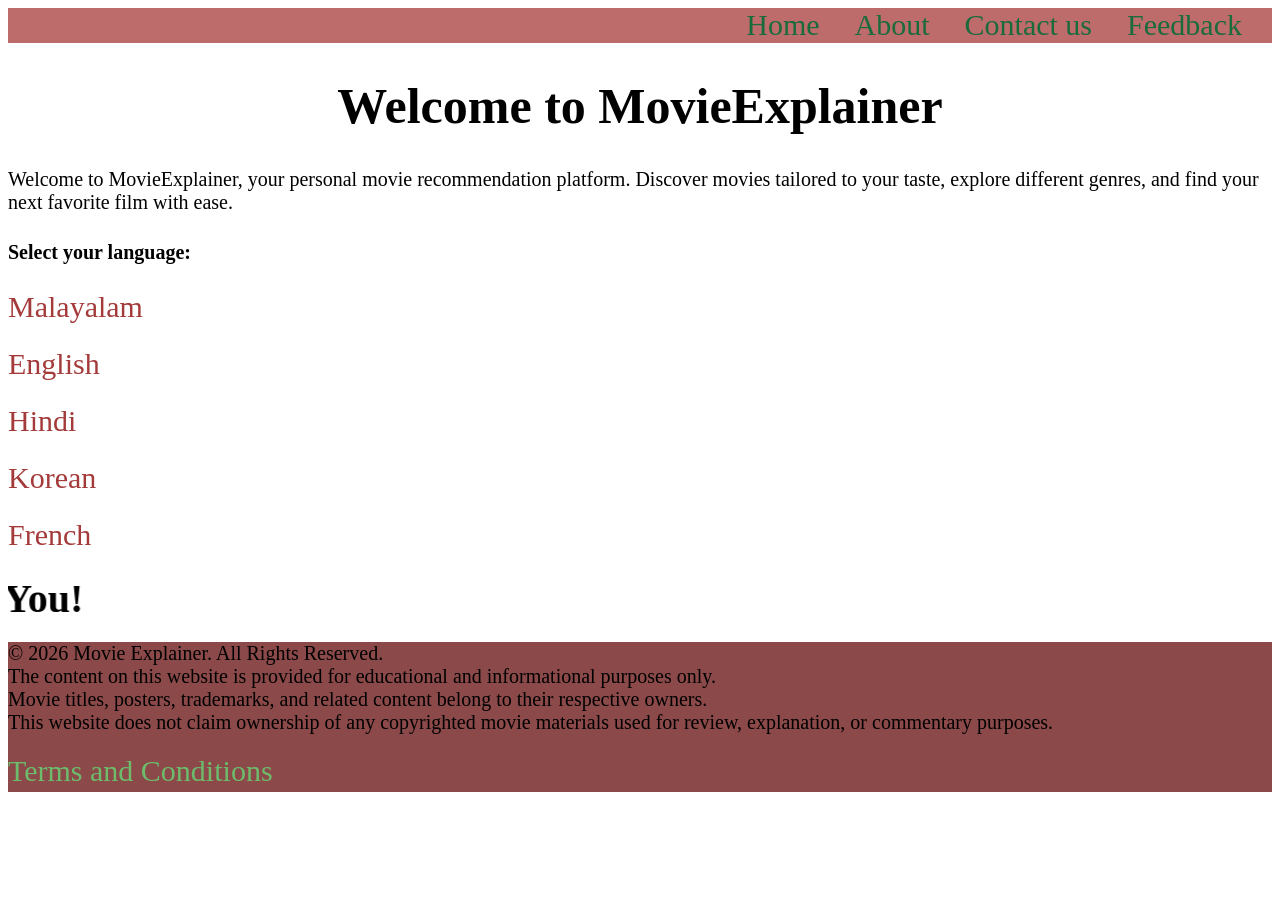
<file: index.html>
<html>
    <head>
        <title>MOVIES</title>
        <style>
            body{
                font-size: 20;font-family:Cambria;
            }
            a{
    color:rgb(164, 58, 58);
    text-decoration:none;
    font-size: 30;}
    a:hover{
    color:rgb(75, 145, 75);
    text-decoration:underline;}
        </style>
    </head>
    <body style = "background-image: url('https://i.pinimg.com/736x/8d/ec/4f/8dec4fcbad8f54c1adfcc9b4b9bad90f.jpg'); background-size:contain;">
        <section style="background-color:rgb(190, 107, 107);">
        <header>
        <nav style = "width: 100%; height: 35; font-size: 20px; text-align: right;">
            <a href = "index.html" style = "padding-right: 30px; color: rgb(26, 107, 60);">Home</a>
            <a href = "about.html" style = "padding-right: 30px; color: rgb(26, 107, 60);">About</a>
            <a href = "mailto:marycelina02052007@gmail.com" style = "padding-right: 30px; color: rgb(26, 107, 60);">Contact us</a>
            <a href = "feedback.html" style = "padding-right: 30px; color: rgb(26, 107, 60);">Feedback</a>
        </nav>
        </header>
        </section>
        <h1 style="font-family: 'Franklin Gothic Medium'; font-size: 50; text-align: center;"><b>Welcome to MovieExplainer</b></h1>
        <p >Welcome to MovieExplainer, your personal movie recommendation platform. Discover movies tailored to your taste, explore different genres, and find your next favorite film with ease.</p>
        <h4>Select your language:</h4>
        <a href = "malayalam.html">Malayalam</a><br><br>
        <a href = "english.html">English</a><br><br>
        <a href = "hindi.html">Hindi</a><br><br>
        <a href = "korean.html">Korean</a><br><br>
        <a href = "french.html">French</a><br><br>
        <marquee direction = "right" style="font-size: 40;"><b>Thank You!</b></marquee>
        <section style = "background-color: rgb(140, 73, 73);">
        <footer style = "height:150px;">
            <p>© 2026 Movie Explainer. All Rights Reserved.<br>
                The content on this website is provided for educational and informational purposes only. <br>
                Movie titles, posters, trademarks, and related content belong to their respective owners. <br>
                This website does not claim ownership of any copyrighted movie materials used for review, explanation, or commentary purposes.<br></p>
                <a href = "terms.html"  style="color: rgb(108, 188, 108);">Terms and Conditions</a>
        </footer>
        </section>
    </body>
</html>
</file>
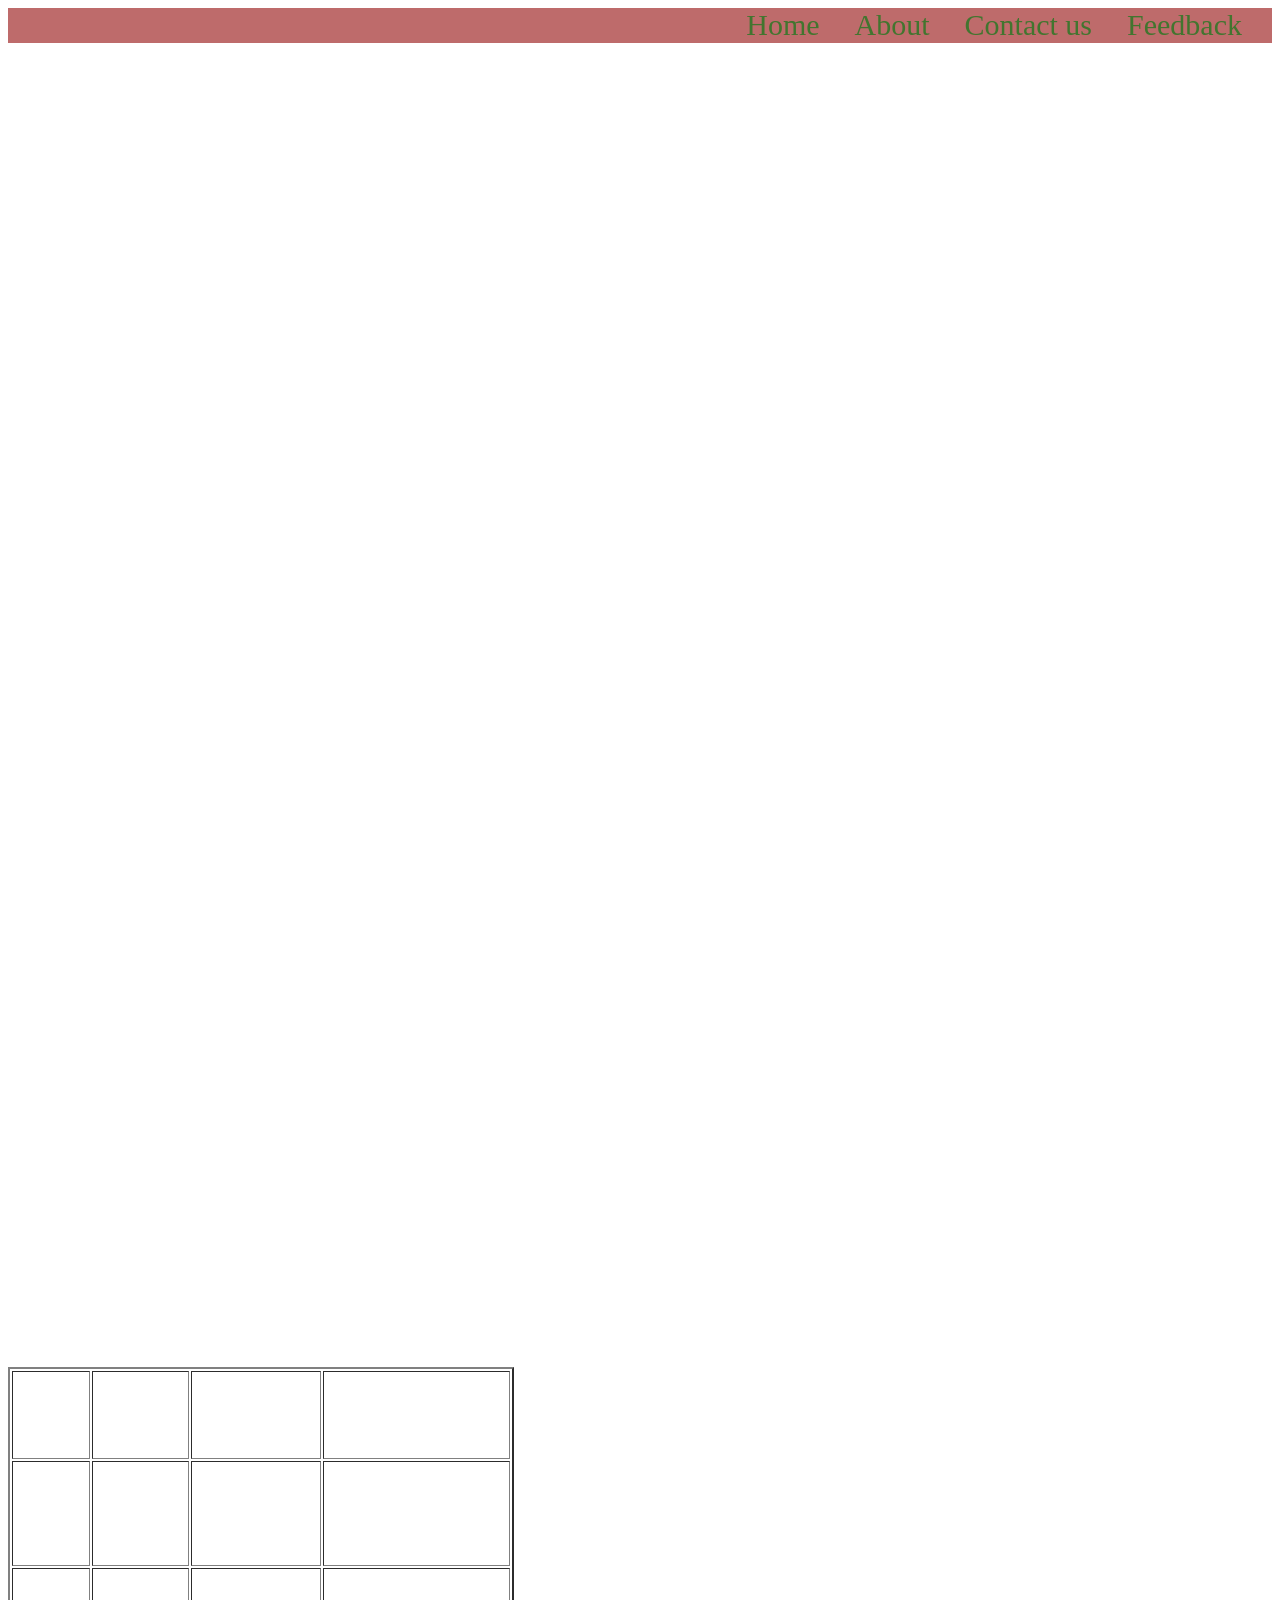
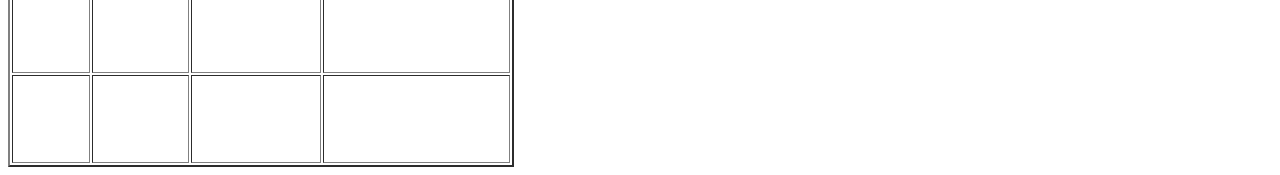
<file: about.html>
<html>
    <head>
        <title>About</title>
        <style>
            body{
                font-size: 20;font-family:Cambria;color: white;
            }
            a{
    color:rgb(164, 58, 58);
    text-decoration:none;
    font-size: 30;}
    a:hover{
    color:rgb(61, 124, 61);
    text-decoration:underline;}
            </style>
            </head>
            <body style = "background-image: url('https://i.pinimg.com/736x/8a/01/cc/8a01cc64db1d8970f288bfa5c2ac7dc6.jpg'); background-size:contain; font-size: 30; font-family: 'Geneva';">
                <section style="background-color:rgb(190, 107, 107);">
        <header>
        <nav style = "width: 100%; height: 35; font-size: 20px; text-align: right;">
            <a href = "index.html" style = "padding-right: 30px; color: rgb(66, 117, 47);">Home</a>
            <a href = "about.html" style = "padding-right: 30px; color: rgb(66, 117, 47);">About</a>
            <a href = "mailto:marycelina02052007@gmail.com" style = "padding-right: 30px; color: rgb(66, 117, 47);">Contact us</a>
            <a href = "feedback.html" style = "padding-right: 30px; color: rgb(66, 117, 47);">Feedback</a>
        </nav>
        </header>
        </section>
                <h1 style="font-family: 'Franklin Gothic Medium'; font-size: 50; text-align: center;"><b>About MovieExplainer</b></h1>
                <p><b>Introduction</b><br><br>

Movie Explainer is a comprehensive platform dedicated to helping viewers understand and appreciate movies on a deeper level. Many films feature complex narratives, hidden symbolism, intricate character development, and thought-provoking endings that may not be fully understood after a single viewing. This website provides detailed explanations and analyses to help audiences gain a clearer understanding of such films.

<br><br><b>What We Offer</b><br><br>

Our platform offers movie explanations, plot breakdowns, ending analyses, character studies, and discussions of themes and symbolism. We cover a diverse range of films from Malayalam, English, Hindi, Korean, and French cinema, focusing particularly on movies known for their complexity and deeper meanings.
<br><br><b>Our Mission</b><br><br>

The mission of Movie Explainer is to make cinema more accessible and engaging for audiences by providing clear, accurate, and insightful content. We aim to enhance the viewing experience by helping users discover the artistic vision, storytelling techniques, and underlying messages within films.

<br><br><b>Why Choose Movie Explainer?</b><br><br>

Movie Explainer serves as a reliable resource for movie enthusiasts who wish to explore films beyond their surface-level narratives. Whether you are seeking clarity about a confusing ending, exploring hidden details, or understanding a film's themes and symbolism, our platform offers informative and easy-to-understand explanations that enrich your appreciation of cinema.

<br><br><b>Conclusion</b><br><br>

Through detailed analysis and thoughtful explanations, Movie Explainer helps bridge the gap between filmmakers' intentions and viewers' understanding. Our goal is to create a valuable resource for anyone interested in exploring the deeper aspects of storytelling and filmmaking.</p></body>
<table border = "2" width ="40%" height = "400"  style = "text-align: center;">
        <caption style = " font-size: 40;"><b>My Qualifications</b></caption>
        <tr>
            <th>Sl.No.</th>
            <th>Class</th>
            <th>University</th>
            <th>Year of passing</th> 
        </tr>
        <tr>
            <td>1.</td>
            <td>10<sup>th</sup></td>
            <td>CBSE</td>
            <td>2023</td>
        </tr>
        <tr>
            <td>2.</td>
            <td>12<sup>th</sup></td>
            <td>CBSE</td>
            <td>2025</td>
        </tr>
        <tr>
            <td>3.</td>
            <td>BTECH</td>
            <td>RSET</td>
            <td>2026</td>
        </tr>
    </table>
</html>
</file>
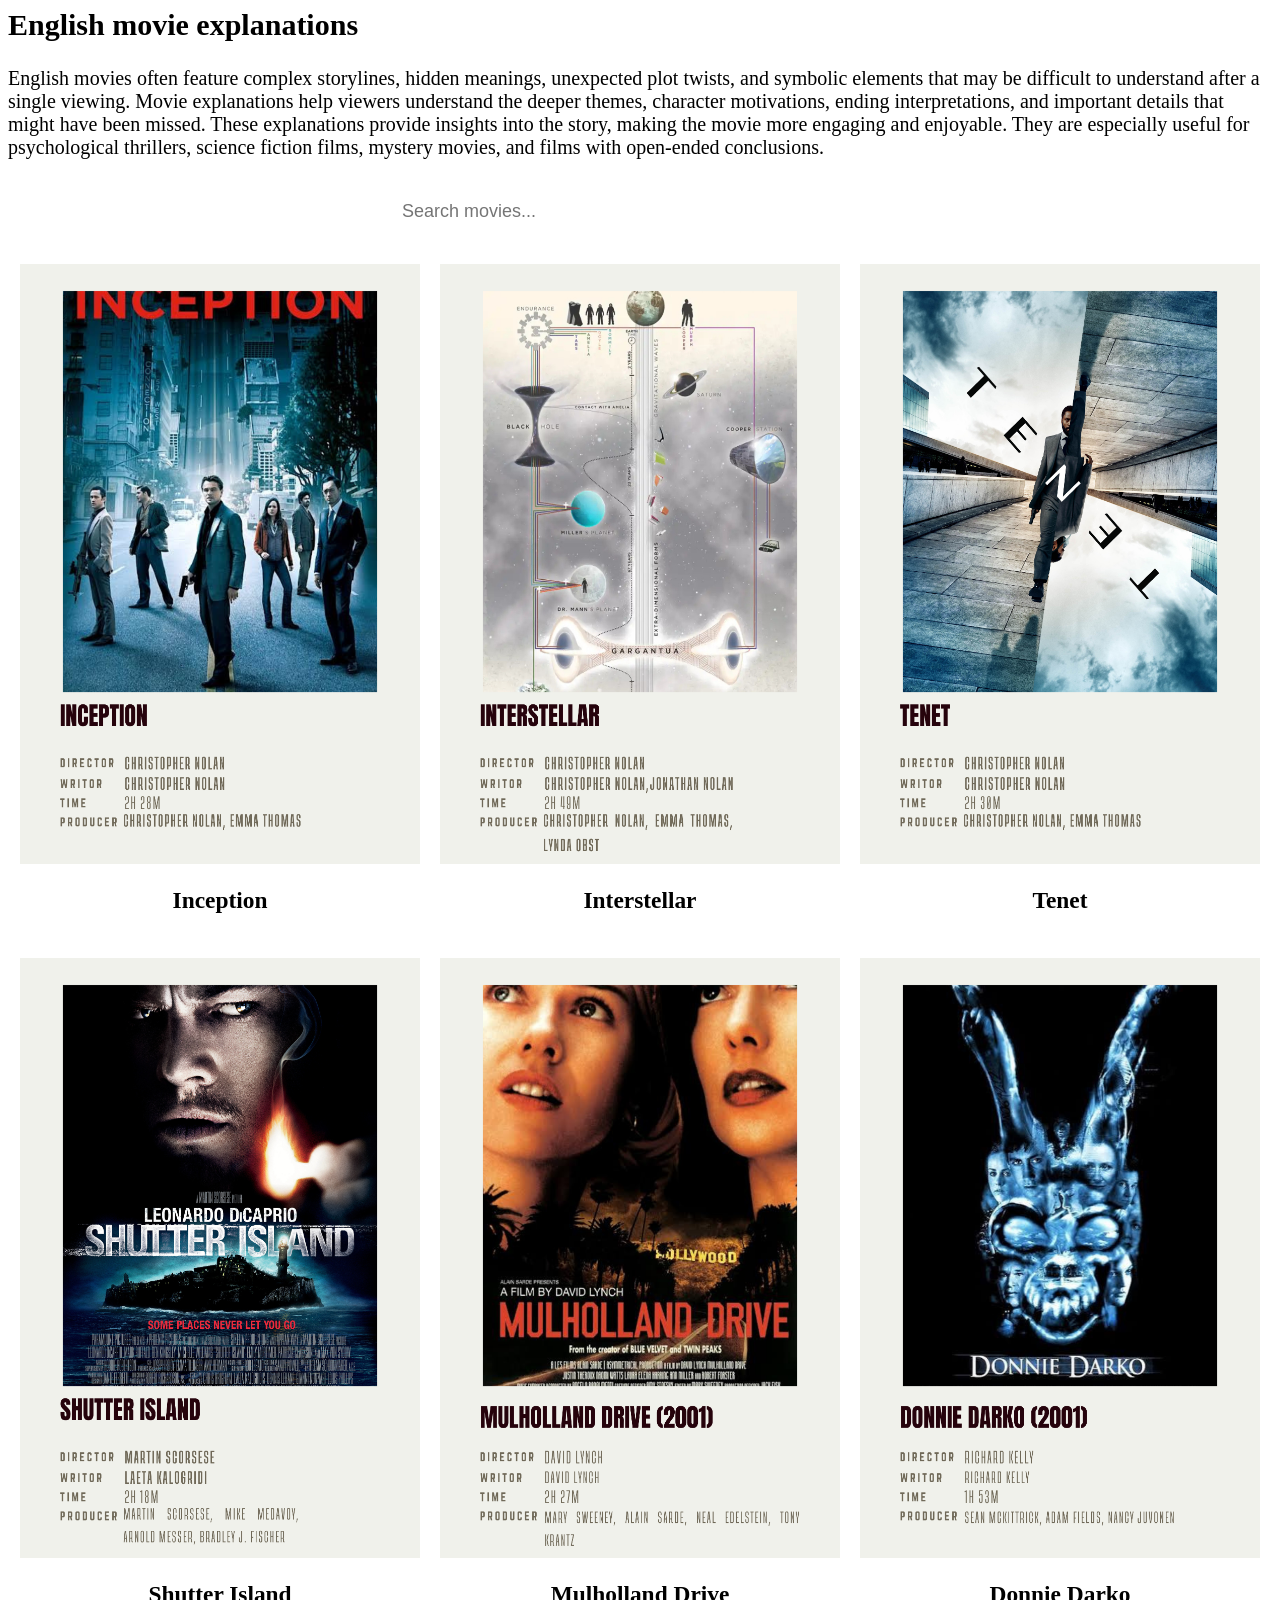
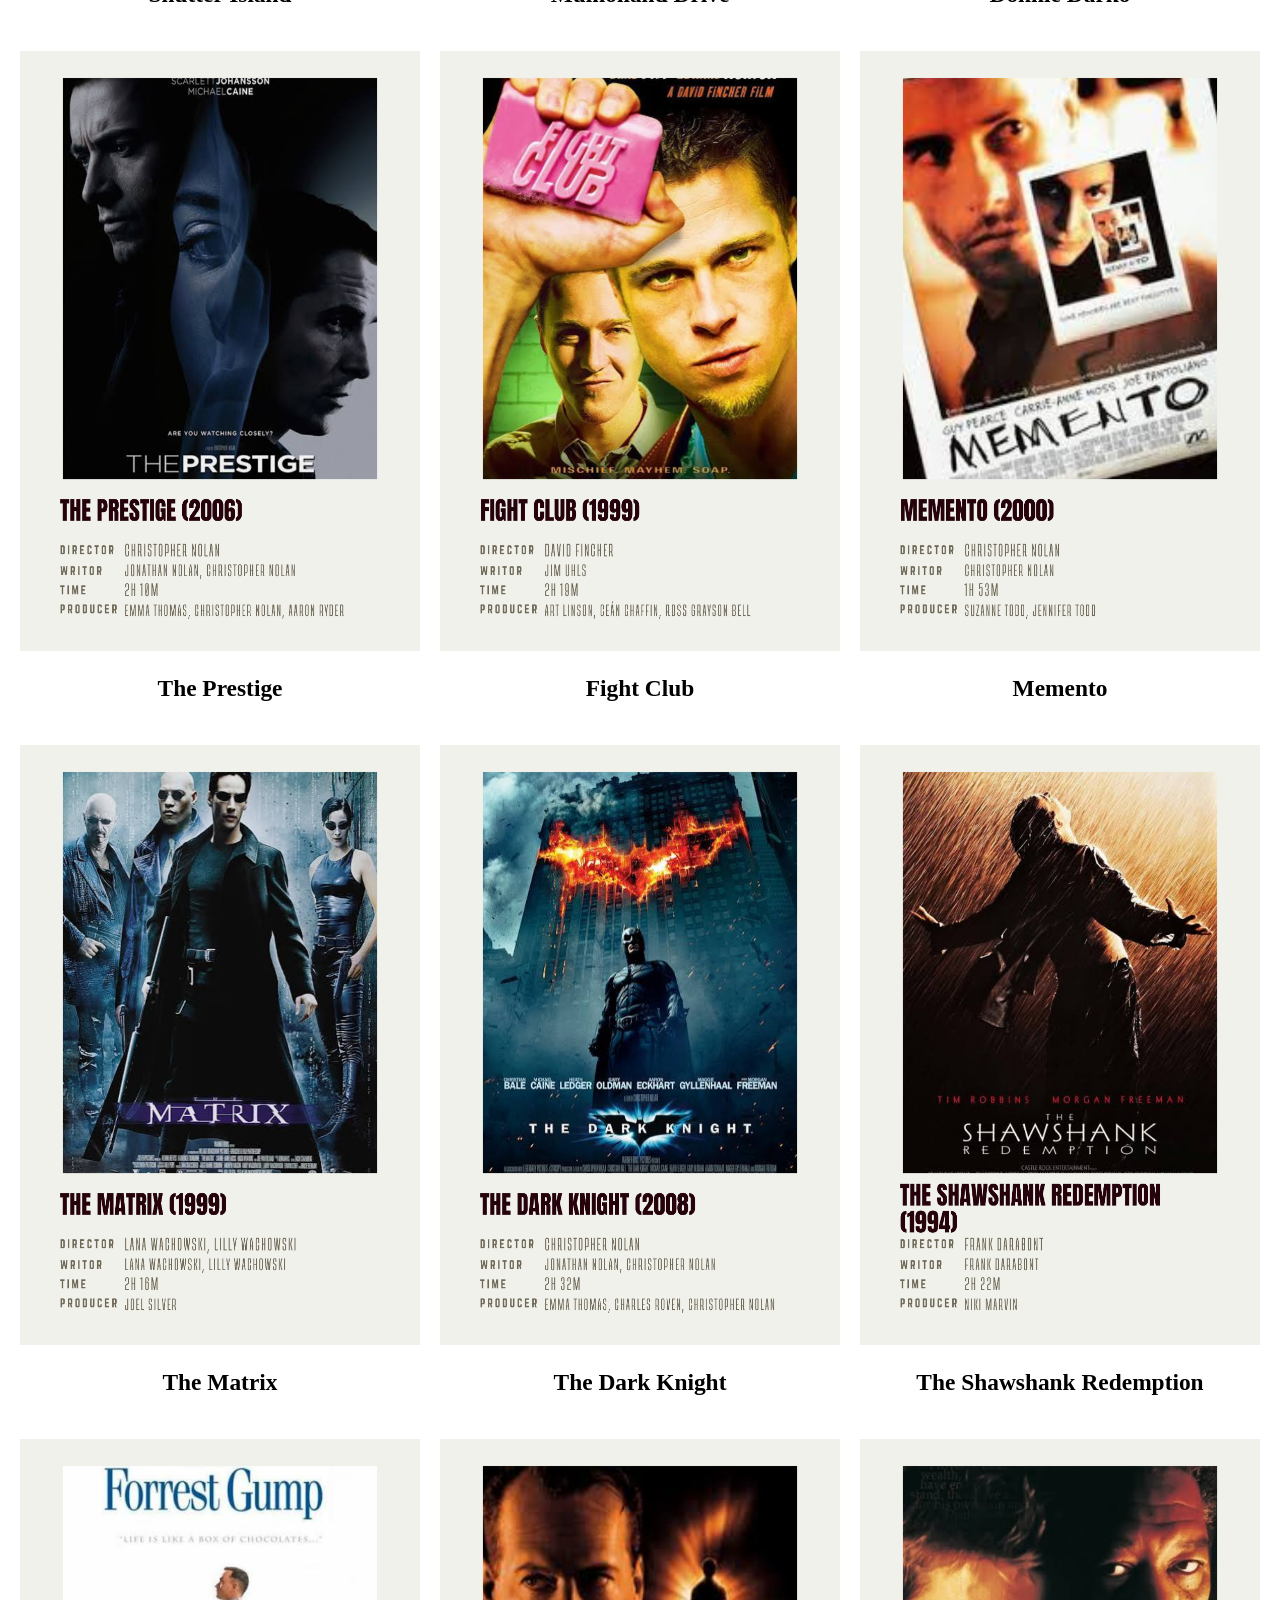
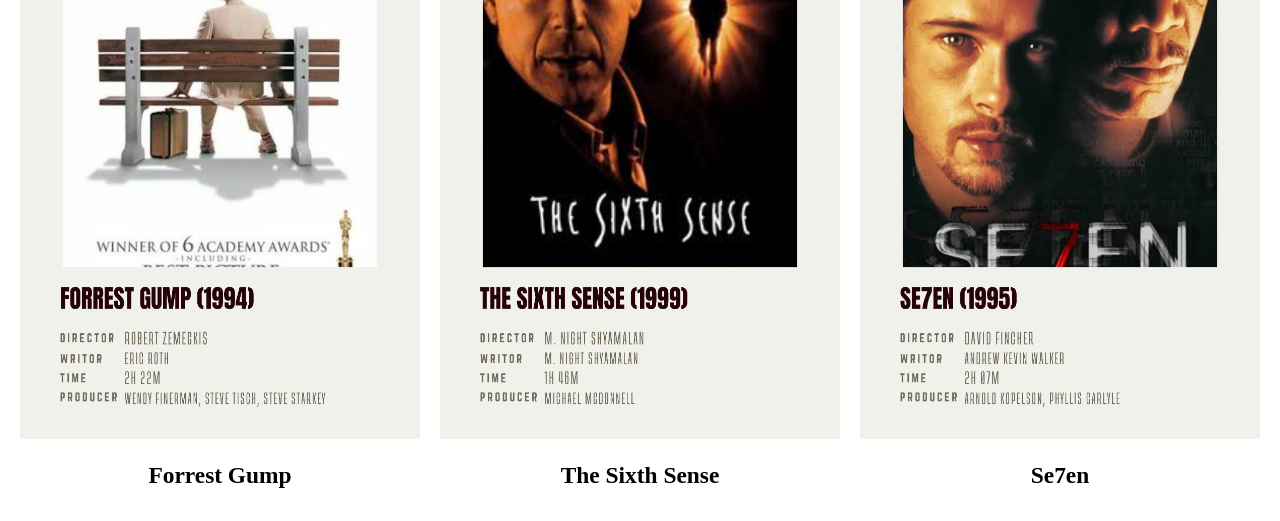
<file: english.html>
<html>
    <head>
        <title>English</title>
        <style>
        .movie-gallery{
    display:flex;
    flex-wrap:wrap;
    gap:20px;
    justify-content:center;
}

.movie-card{
    text-align:center;
}

.movie-card img{
    height:600px;
    width:400px;
     transition:0.3s;}
.movie-card img:hover{
    transform:scale(1.1);}
     body{
    background-image: url('https://i.pinimg.com/736x/9c/4d/f2/9c4df25a6632ee135a87f5a1a8e3fd66.jpg');
    background-size: cover;
    background-position: center;
    background-repeat: no-repeat; }

    #searchBar{
    width:60%;
    max-width:500px;
    padding:12px;
    font-size:18px;
    border:none;
    border-radius:25px;
    outline:none;}
    .search-container{
    text-align:center;
    margin:30px 0;}
        </style>
    </head>
    <body style = "font-size: 20; font-family: 'Geneva';">
        <h2>English movie explanations</h2>
        <p>English movies often feature complex storylines, hidden meanings, unexpected plot twists, and symbolic elements that may be difficult to understand after a single viewing. Movie explanations help viewers understand the deeper themes, character motivations, ending interpretations, and important details that might have been missed. These explanations provide insights into the story, making the movie more engaging and enjoyable. They are especially useful for psychological thrillers, science fiction films, mystery movies, and films with open-ended conclusions.</p>
        <div class="search-container">
    <input
        type="text" id="searchBar" placeholder="Search movies...">
        </div>
<div class="movie-gallery">

    <div class="movie-card">
        <a href = "https://variety.com/2023/film/news/christopher-nolan-inception-ending-correct-answer-1235676875/"><img src="images/Minimalist Movie Poster (5).png" alt="Inception"></a>
        <h3>Inception</h3>
    </div>

    <div class="movie-card">
        <a href = "https://basilmarinerchase.wordpress.com/2014/11/14/explaining-the-ending-of-interstellar/"><img src="images/Minimalist Movie Poster (6).png" alt="Interstellar"></a>
        <h3>Interstellar</h3>
    </div>

    <div class="movie-card">
        <a href = "https://nofilmschool.com/tenet-ending-explained"><img src="images/Minimalist Movie Poster (7).png" alt="Tenet"></a>
        <h3>Tenet</h3>
    </div>

    <div class="movie-card">
        <a href = "https://nofilmschool.com/shutter-island-explained"><img src="images/Minimalist Movie Poster (8).png" alt="Shutter Island"></a>
        <h3>Shutter Island</h3>
    </div>
    <div class="movie-card">
        <a href = "https://www.imdb.com/title/tt0166924/plotsummary//"><img src="images/Minimalist Movie Poster (27).png" alt="Mulholland Drive"></a>
        <h3>Mulholland Drive</h3>
        </div>
    <div class="movie-card">
        <a href = "https://moviesandscience.com/blog/movies/donnidarko"><img src="images/Minimalist Movie Poster (28).png" alt="Donnie Darko"></a>
        <h3>Donnie Darko</h3>
        </div>
        <div card class="movie-card">
            <a href = "https://www.imdb.com/title/tt0482571/plotsummary/"><img src="images/Minimalist Movie Poster (29).png" alt="The Prestige"></a>
            <h3>The Prestige</h3>
            </div>
        <div card class="movie-card">
            <a href = "https://www.imdb.com/list/ls540372550/"><img src="images/Minimalist Movie Poster (30).png" alt="Fight Club"></a>
            <h3>Fight Club</h3>
            </div>
        <div class = "movie-card">
            <a href = "https://www.imdb.com/title/tt0209144/plotsummary/"><img src="images/Minimalist Movie Poster (31).png" alt="Memento"></a>
            <h3>Memento</h3>
            </div>
        <div class = "movie-card">
            <a href = "https://www.imdb.com/title/tt0133093/plotsummary/"><img src="images/Minimalist Movie Poster (32).png" alt="The Matrix"></a>
            <h3>The Matrix</h3>
            </div>
        <div class = "movie-card">
            <a href = "https://www.imdb.com/title/tt0468569/plotsummary/"><img src="images/Minimalist Movie Poster (47).png" alt="The Dark Knight"></a>
            <h3>The Dark Knight</h3>
            </div>
        <div class = "movie-card">
            <a href = "https://www.imdb.com/title/tt0111161/plotsummary/"><img src="images/Minimalist Movie Poster (48).png" alt="The Shawshank Redemption"></a>
            <h3>The Shawshank Redemption</h3>
            </div>
        <div class = "movie-card">
            <a href = "https://www.imdb.com/title/tt0109830/plotsummary/"><img src="images/Minimalist Movie Poster (49).png" alt="Forrest Gump"></a>
            <h3>Forrest Gump</h3>
            </div>
        <div class = "movie-card">
            <a href = "https://www.imdb.com/title/tt0167404/plotsummary/"><img src="images/Minimalist Movie Poster (50).png" alt="The Sixth Sense"></a>
            <h3>The Sixth Sense</h3>
            </div>
        <div class = "movie-card">
            <a href = "https://www.imdb.com/title/tt0114369/plotsummary/"><img src="images/Minimalist Movie Poster (51).png" alt="Se7en"></a>
            <h3>Se7en</h3>
            </div>
    </div>
    <script>
const searchBar = document.getElementById("searchBar");
const movieCards = document.querySelectorAll(".movie-card");

searchBar.addEventListener("keyup", function() {

    const searchValue = searchBar.value.toLowerCase();

    movieCards.forEach(card => {

        const movieName = card
            .querySelector("h3")
            .textContent
            .toLowerCase();

        if(movieName.includes(searchValue)){
            card.style.display = "block";
        } else {
            card.style.display = "none";
        }

    });

});
</script>
    </body>
</html>
</file>
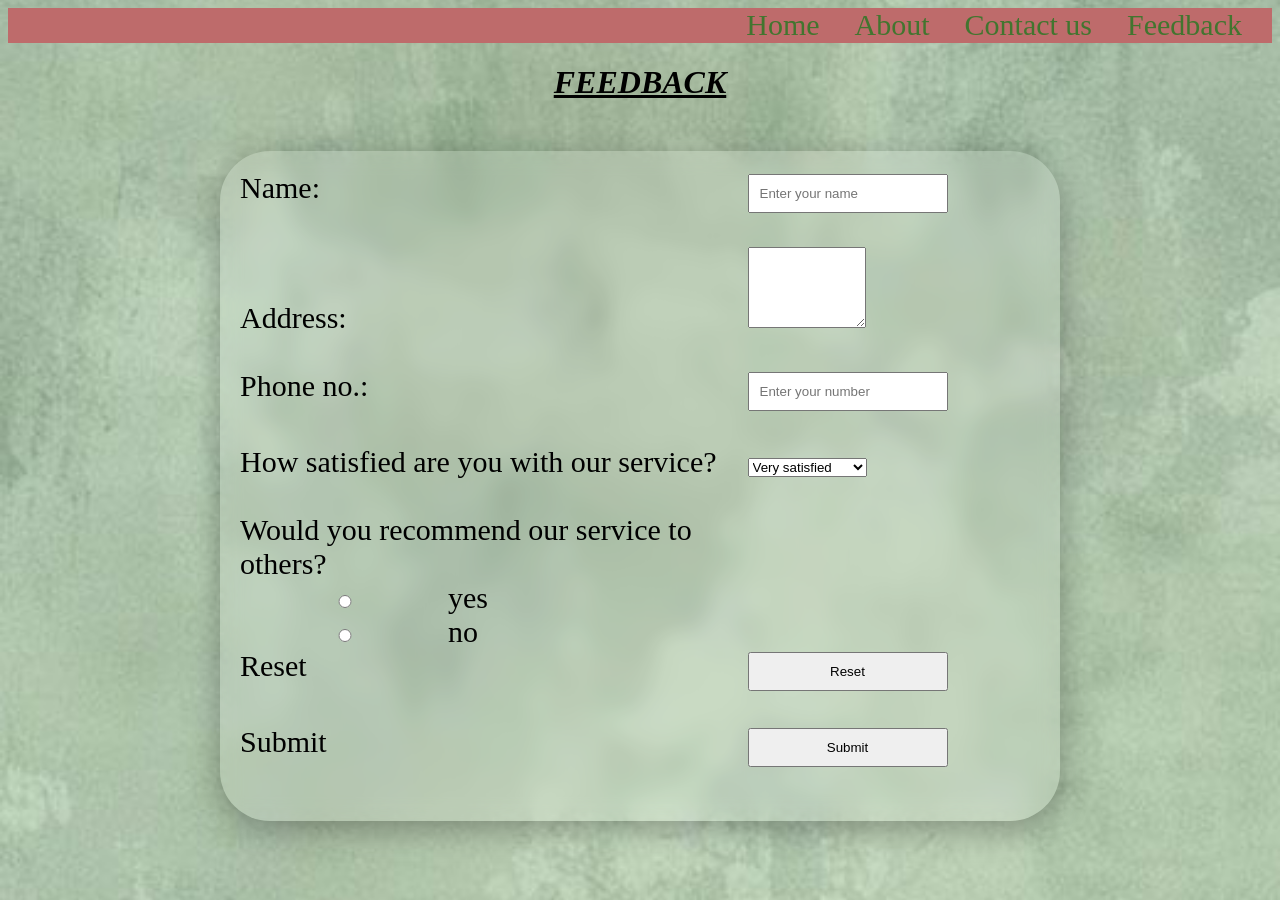
<file: feedback.html>
<html>
    <head>
        <title>Feedback</title>
        <style>
            label{
              display : inline-block;
              width: 500px;}
input{
    width: 200px;
    padding : 10px;}
form{
    width: 800px;
    margin: 50px auto;
    padding: 20px;
    border: 20px;
    border-radius: 50px;
    background: rgba(255,255,255,0.15);
    backdrop-filter: blur(10px);
    box-shadow: 0 8px 32px rgba(0,0,0,0.3)}
    body{
    background-image: url('images/image10.jpg');
    background-size: cover;
    background-position: center;
    background-repeat: no-repeat;}
    a{
    color:rgb(164, 58, 58);
    text-decoration:none;
    font-size: 30;}
    a:hover{
    color:rgb(61, 124, 61);
    text-decoration:underline;}
        </style>
    </head>
    <body>
        <section style="background-color:rgb(190, 107, 107);">
        <header>
        <nav style = "width: 100%; height: 35; font-size: 20px; text-align: right;">
            <a href = "index.html" style = "padding-right: 30px; color: rgb(66, 117, 47);">Home</a>
            <a href = "about.html" style = "padding-right: 30px; color: rgb(66, 117, 47);">About</a>
            <a href = "mailto:marycelina02052007@gmail.com" style = "padding-right: 30px; color: rgb(66, 117, 47);">Contact us</a>
            <a href = "feedback.html" style = "padding-right: 30px; color: rgb(66, 117, 47);">Feedback</a>
        </nav>
        </header>
        </section>
        <h1 style = "text-align: center;"><u><em>FEEDBACK</em></u> </h1>
        <form  style = "font-family:Tahoma; font-size: 30;" onsubmit="alert('Submitted')">
            <label>Name:</label>
            <input type = "text" placeholder = "Enter your name" required><br><br>
            <label>Address:</label>
            <textarea rows = "5" cols = "12">
            </textarea><br><br>
            <label>Phone no.:</label>
            <input type = "number" placeholder="Enter your number"><br><br>
            <label>How satisfied are you with our service?</label>
            <select>
                <option>Very satisfied</option>
                <option>Satisfied</option>
                <option>Neutral</option>
                <option> Dissatisfied</option>
                <option>Very dissatisfied</option>
            </select><br><br>
            <label>Would you recommend our service to others?</label><br>
            <input type = "radio" name = "recommend" value ="yes">yes<br>
            <input type = "radio" name = "recommend" value="no">no<br>
            <label>Reset</label>
            <input type = "reset"><br><br>
            <label>Submit</label>
            <input type = "submit"><br><br>
        </form>
    </body>
</html>
</file>
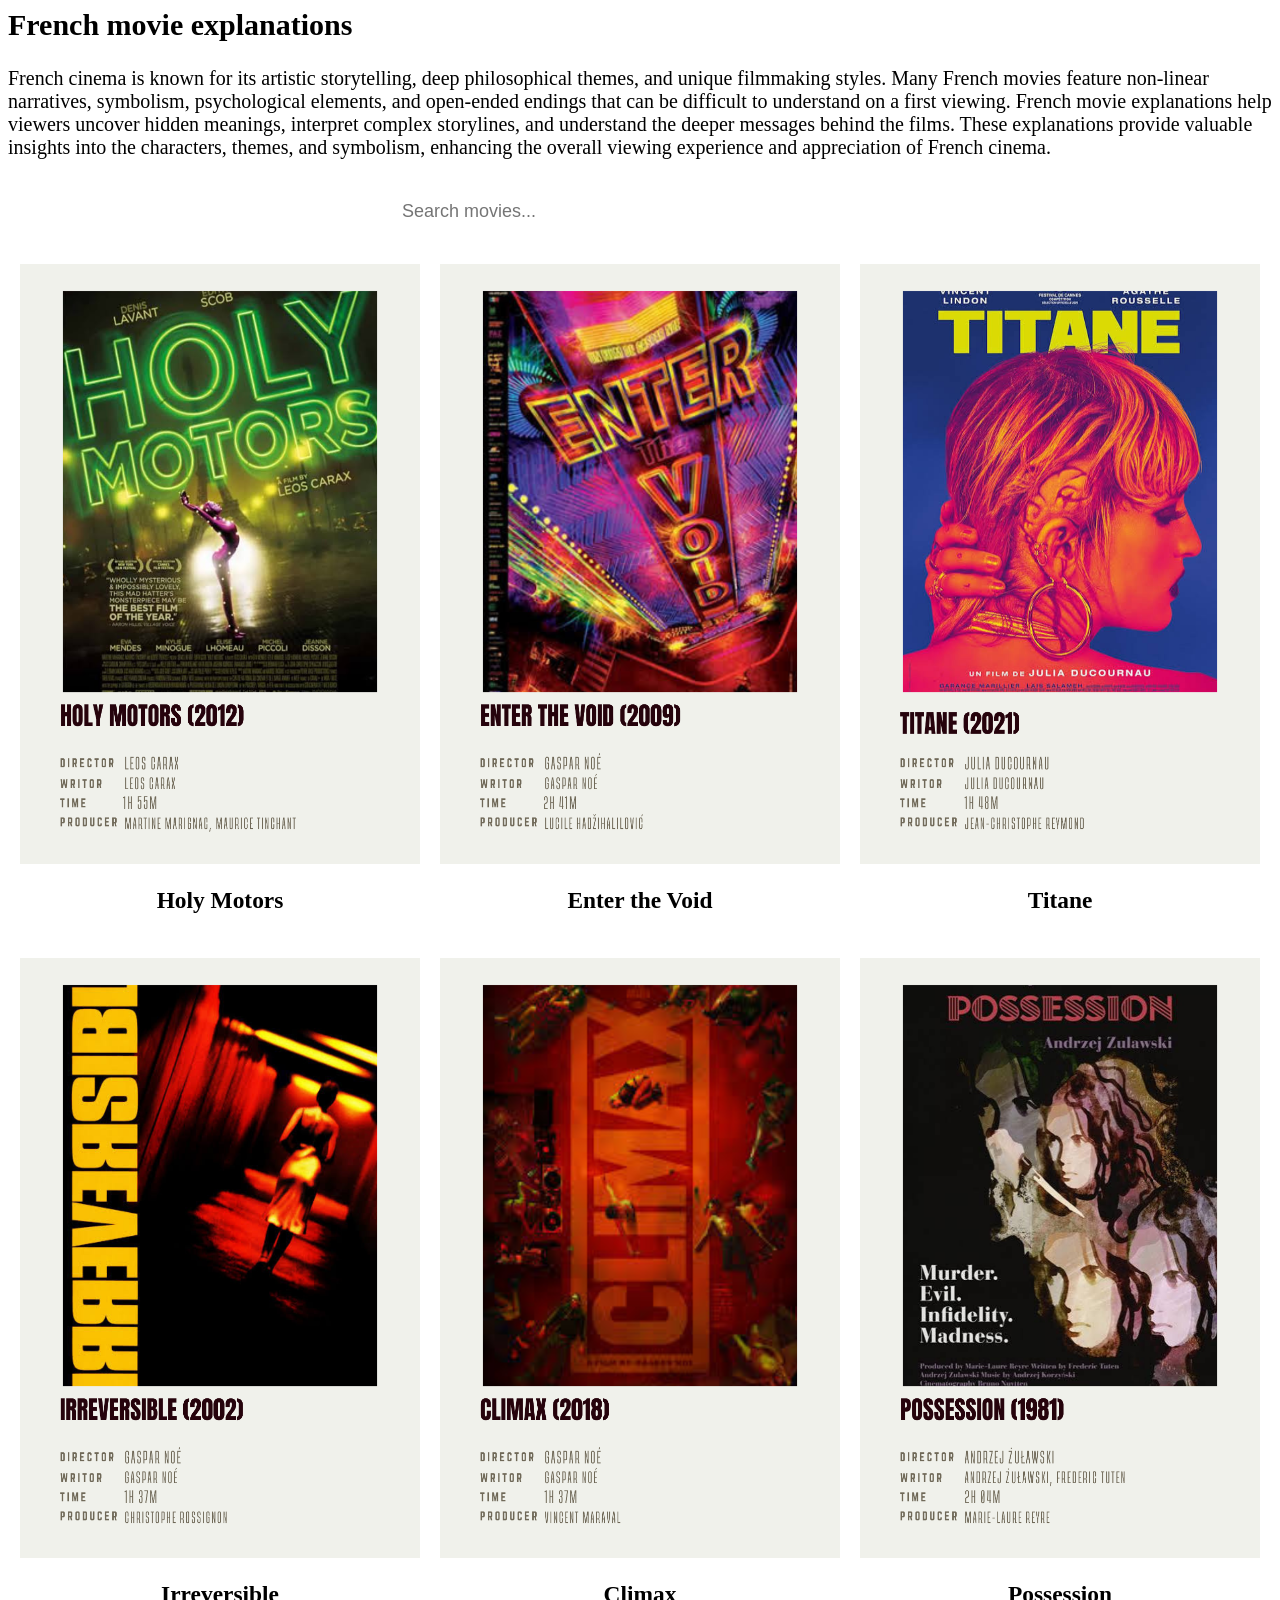
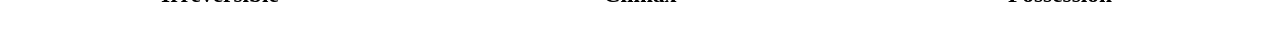
<file: french.html>
<html>
    <head>
        <title>French</title>
        <style>
            img{height: 700; width: 500;}
             .movie-gallery{
    display:flex;
    flex-wrap:wrap;
    gap:20px;
    justify-content:center;
}

.movie-card{
    text-align:center;
}

.movie-card img{
    height:600px;
    width:400px;
     transition:0.3s;}
.movie-card img:hover{
    transform:scale(1.1);}
   
    #searchBar{
    width:60%;
    max-width:500px;
    padding:12px;
    font-size:18px;
    border:none;
    border-radius:25px;
    outline:none;}
    .search-container{
    text-align:center;
    margin:30px 0;}
    body{
    background-image: url('https://i.pinimg.com/736x/eb/3c/85/eb3c853f56c28ad31fc2afef3bf8edc4.jpg');
    background-size: cover;
    background-position: center;
    background-repeat: no-repeat; }

        </style>
    </head>
    <body style = "font-size: 20; font-family: 'Geneva';">
        <h2>French movie explanations</h2>
        <p>French cinema is known for its artistic storytelling, deep philosophical themes, and unique filmmaking styles. Many French movies feature non-linear narratives, symbolism, psychological elements, and open-ended endings that can be difficult to understand on a first viewing. French movie explanations help viewers uncover hidden meanings, interpret complex storylines, and understand the deeper messages behind the films. These explanations provide valuable insights into the characters, themes, and symbolism, enhancing the overall viewing experience and appreciation of French cinema.</p>
                <div class="search-container">
    <input type="text" id="searchBar" placeholder="Search movies...">
        </div>
        <div class="movie-gallery">
            <div class="movie-card">
                <a href = "https://www.thefader.com/2012/10/17/what-in-the-world-is-holy-motors-about"><img src = "images/Minimalist Movie Poster (18).png" alt = "Holy Motors"></a>
                <h3>Holy Motors</h3>
            </div>
            <div class="movie-card">
                <a href = "https://ifyouwantthegravy.wordpress.com/2020/04/13/enter-the-void-review/"><img src = "images/Minimalist Movie Poster (19).png" alt = "Enter the Void"></a>
                <h3>Enter the Void</h3>
            </div>
            <div class="movie-card">
                <a href = "https://www.thisisbarry.com/film/titane-explained-movie-plot-and-ending/"><img src = "images/Minimalist Movie Poster (20).png" alt = "Titane"></a>
                <h3>Titane</h3>
            </div>
            <div class="movie-card">
                <a href = "https://www.imdb.com/title/tt0290673/plotsummary/"><img src="images/Minimalist Movie Poster (21).png" alt = "Irreversible"></a>
                <h3>Irreversible</h3>
            </div>
            <div class="movie-card">
                <a href = "https://scriptophile551675913.wordpress.com/2019/03/26/climax-film-review-analysis/"><img src="images/Minimalist Movie Poster (22).png" alt = "Climax"></a>
                <h3>Climax</h3>
            </div>
            <div class="movie-card">
                <a href = "https://www.imdb.com/title/tt0082933/plotsummary/"><img src="images/Minimalist Movie Poster (23).png" alt = "Possession"></a>
                <h3>Possession</h3>
            </div>
        </div>
        <script>
const searchBar = document.getElementById("searchBar");
const movieCards = document.querySelectorAll(".movie-card");

searchBar.addEventListener("keyup", function() {

    const searchValue = searchBar.value.toLowerCase();

    movieCards.forEach(card => {

        const movieName = card
            .querySelector("h3")
            .textContent
            .toLowerCase();

        if(movieName.includes(searchValue)){
            card.style.display = "block";
        } else {
            card.style.display = "none";
        }

    });

});
</script>
    </body>
</html>
</file>
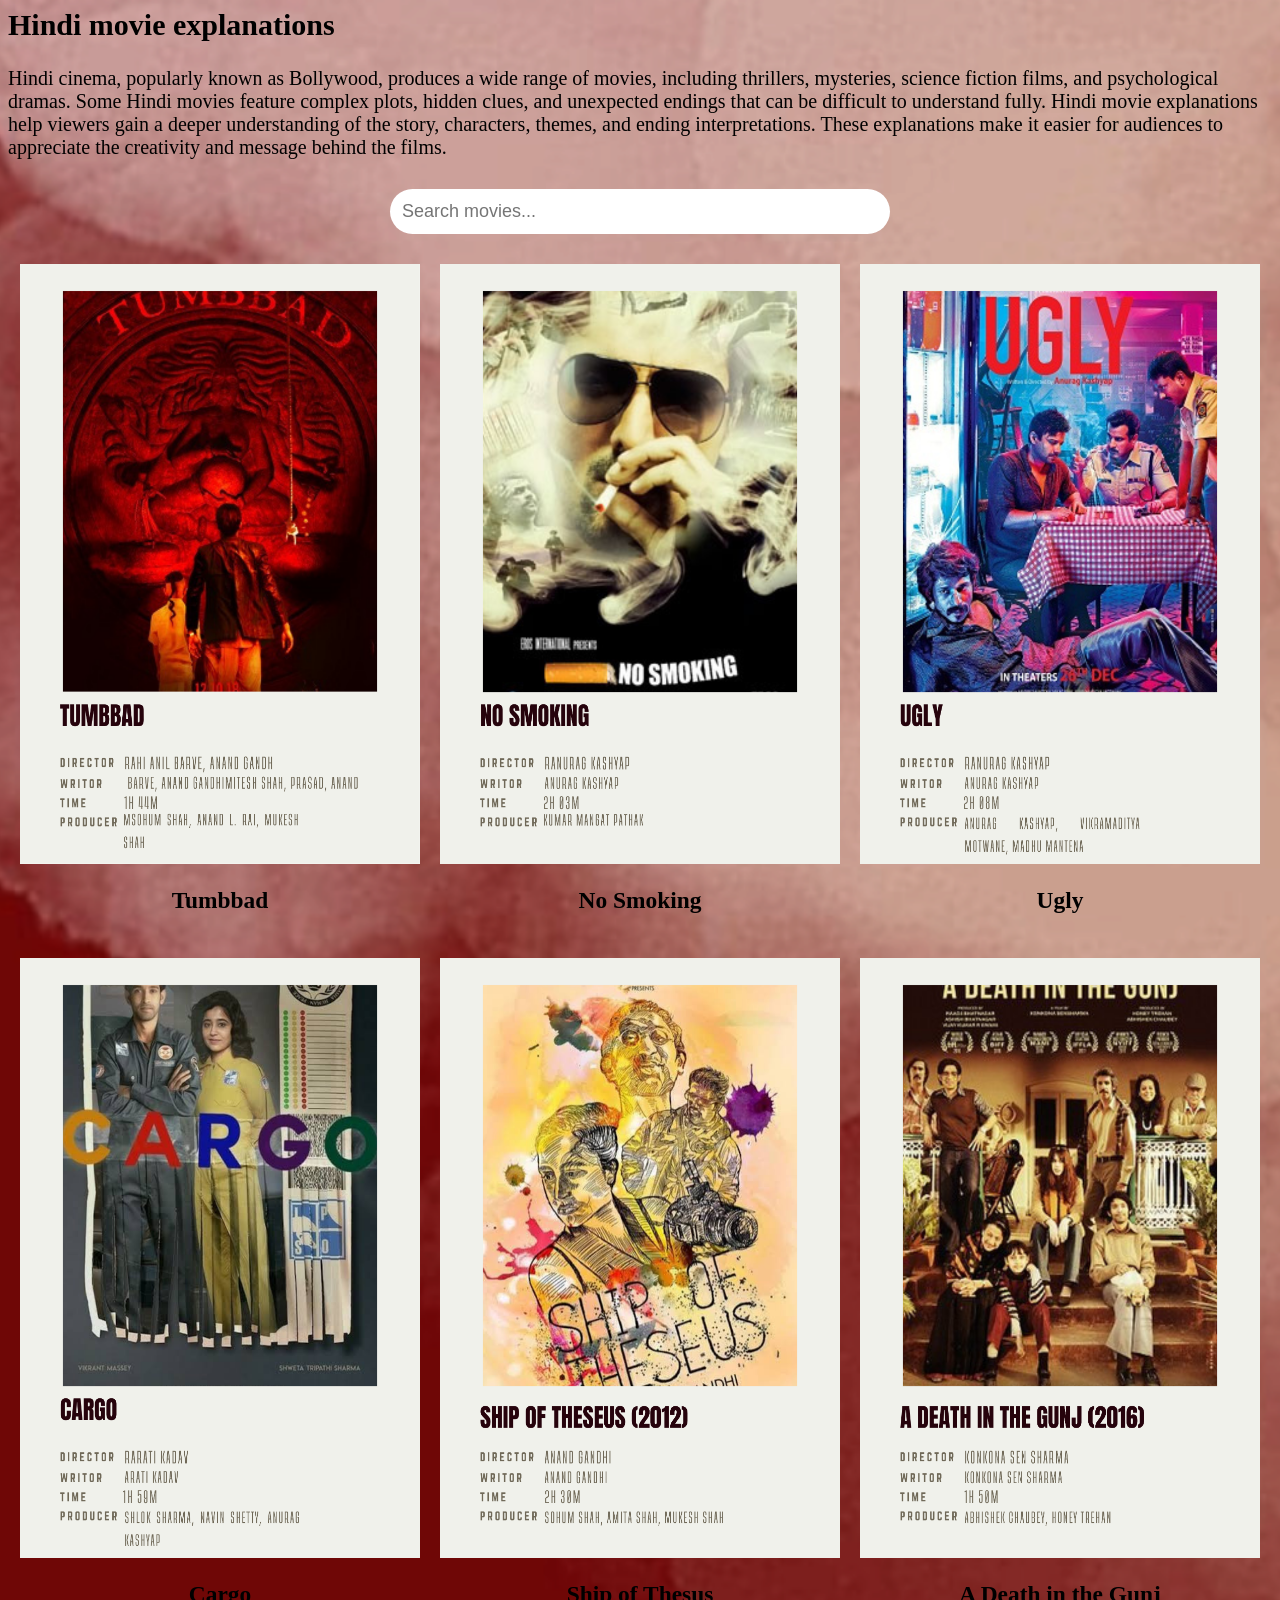
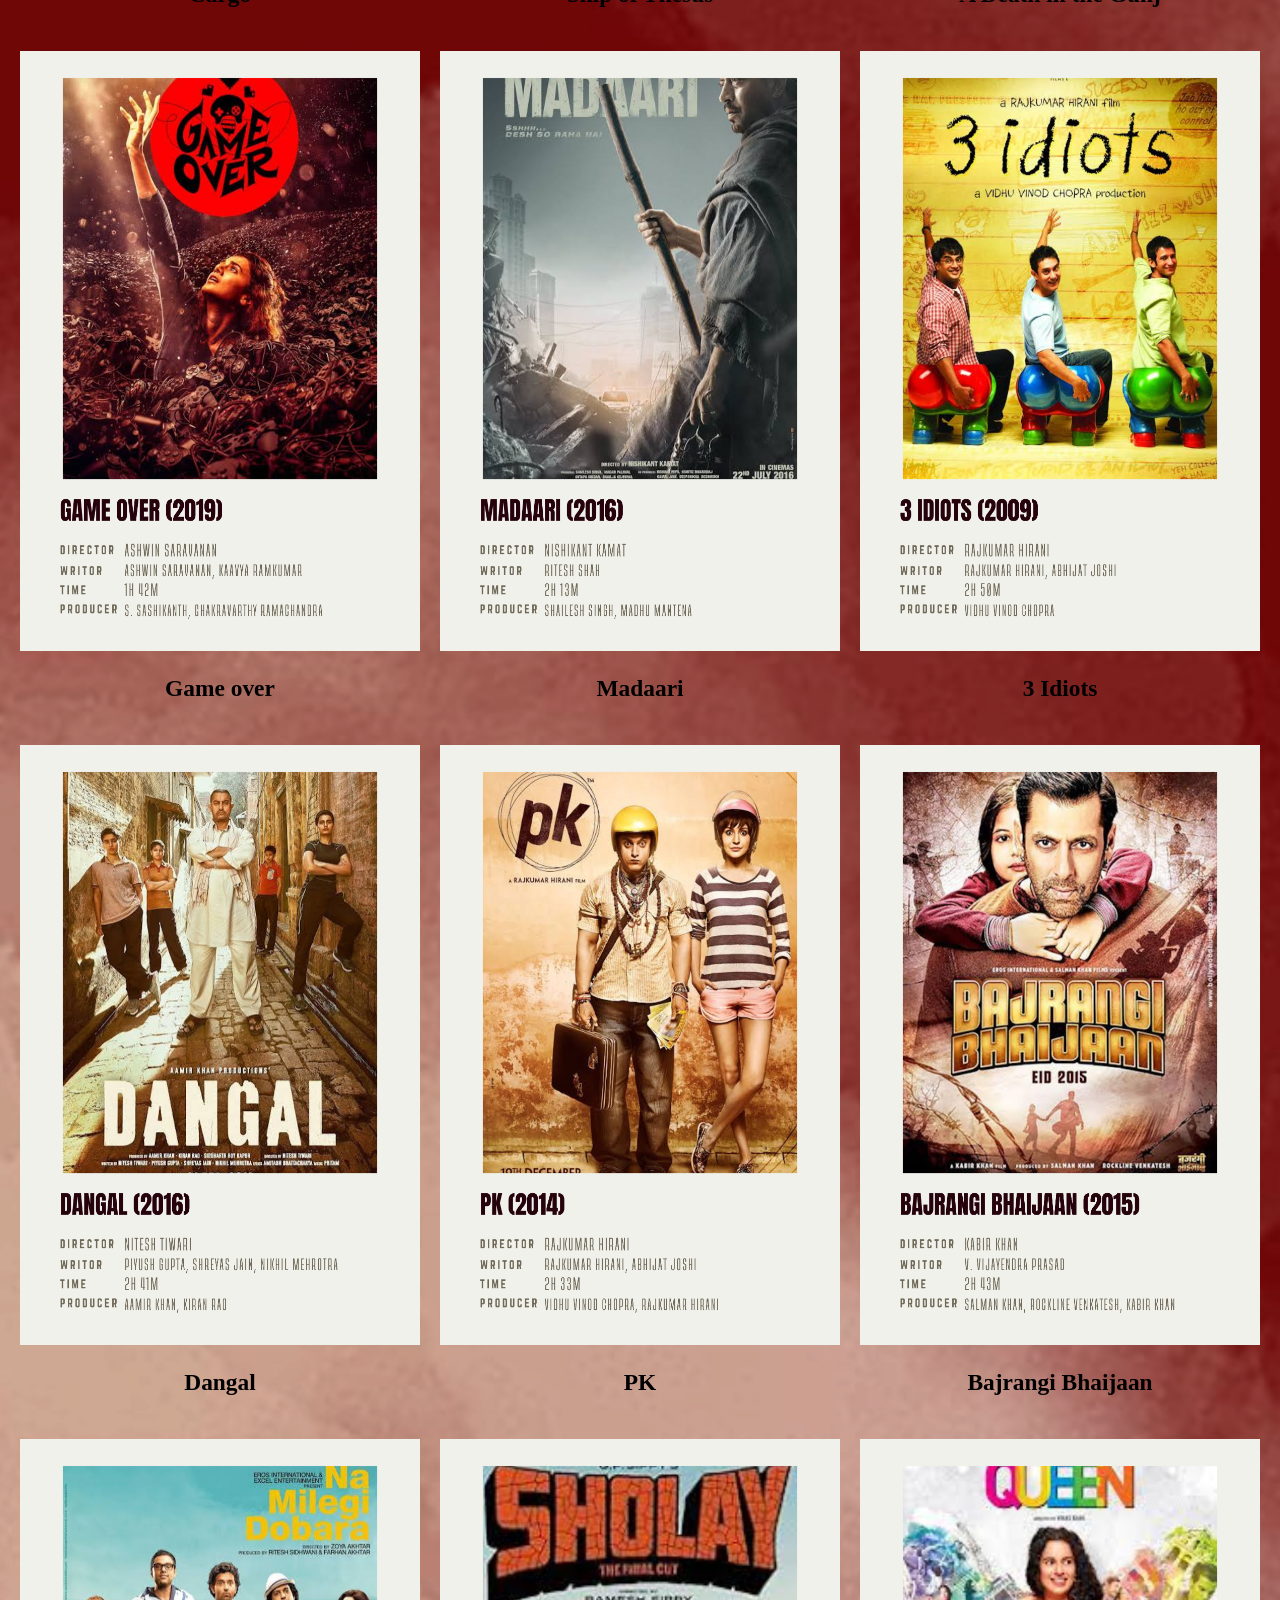
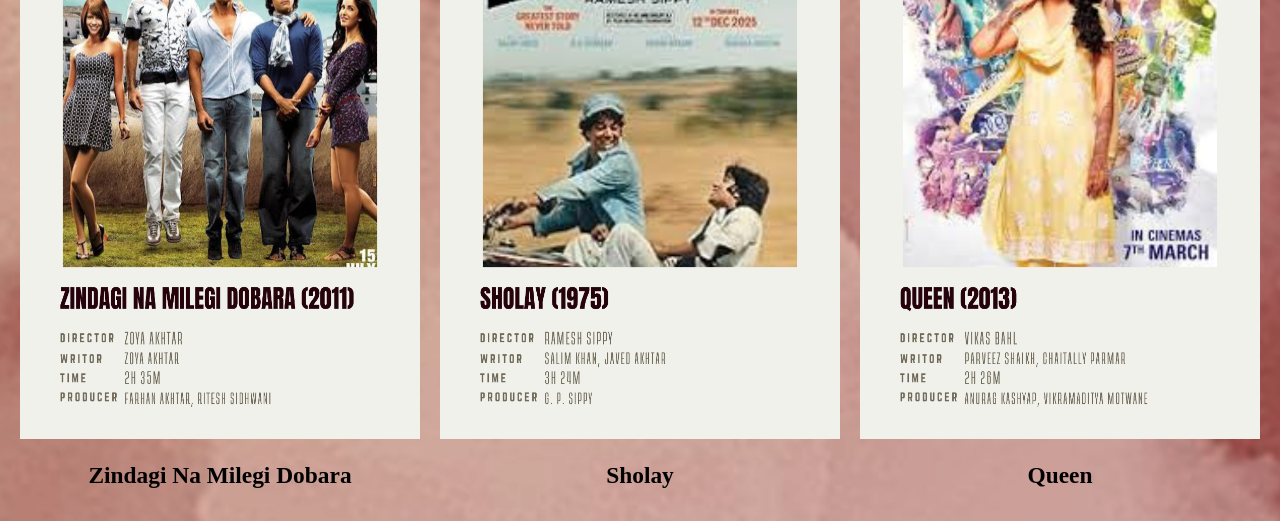
<file: hindi.html>
<html>
    <head>
        <title>Hindi</title>
        <style>
            img{height: 700; width: 500;}
             .movie-gallery{
    display:flex;
    flex-wrap:wrap;
    gap:20px;
    justify-content:center;
}

.movie-card{
    text-align:center;
}

.movie-card img{
    height:600px;
    width:400px;
     transition:0.3s;}
.movie-card img:hover{
    transform:scale(1.1);}
   
    #searchBar{
    width:60%;
    max-width:500px;
    padding:12px;
    font-size:18px;
    border:none;
    border-radius:25px;
    outline:none;}
    .search-container{
    text-align:center;
    margin:30px 0;}
    body{
    background-image: url('images/image12.png');
    background-size: cover;
    background-position: center;
    background-repeat: no-repeat; }

        </style>
    </head>
    <body style = "font-size: 20; font-family: 'Geneva';">
        <h2>Hindi movie explanations</h2>
        <p>Hindi cinema, popularly known as Bollywood, produces a wide range of movies, including thrillers, mysteries, science fiction films, and psychological dramas. Some Hindi movies feature complex plots, hidden clues, and unexpected endings that can be difficult to understand fully. Hindi movie explanations help viewers gain a deeper understanding of the story, characters, themes, and ending interpretations. These explanations make it easier for audiences to appreciate the creativity and message behind the films.</p>
        <div class="search-container">
    <input type="text" id="searchBar" placeholder="Search movies...">
        </div>
        <div class="movie-gallery">
            <div class="movie-card">
                <a href = "https://thelittlecorner.home.blog/2025/03/04/tumbbad-2018-as-good-as-gold/"><img src = "images/Minimalist Movie Poster (9).png" alt = "Tumbbad"></a>
                <h3>Tumbbad</h3>
            </div>
            <div class="movie-card">
                <a href = "https://movienalytical.wordpress.com/2021/06/29/explanation-of-no-smoking/"><img src = "images/Minimalist Movie Poster (10).png" alt = "No Smoking"></a>
                <h3>No Smoking</h3>
            </div>
            <div class="movie-card">
                <a href = "https://www.imdb.com/title/tt2882328/plotsummary/"><img src = "images/Minimalist Movie Poster (11).png" alt = "Ugly"></a>
                <h3>Ugly</h3>
            </div>
            <div class="movie-card">
                <a href = "https://www.imdb.com/title/tt3860916/plotsummary/"><img src="images/Minimalist Movie Poster (12).png" alt = "Cargo"></a>
                <h3>Cargo</h3>
            </div>
            <div class="movie-card">
                <a href = "https://projectorhead.in/archives/nine/the-movie-of-ideas-anand-gandhi-s-ship-of-theseus/"><img src = "images/Minimalist Movie Poster (33).png" alt = "Ship of Thesus"></a>
                <h3>Ship of Thesus</h3>
            </div>
            <div class="movie-card">
                <a href = "https://www.stranger-fiction.com/stories-to-watch/how-men-are-made-an-analysis-of-a-death-in-the-gunj"><img src = "images/Minimalist Movie Poster (34).png" alt = "A Death in the Gunj"></a>
                <h3>A Death in the Gunj</h3>
            </div>
            <div class="movie-card">
                <a href = "https://www.thisisbarry.com/film/game-over-2019-ending-explained-conclusive-evidence/"><img src = "images/Minimalist Movie Poster (35).png" alt = "Game Over"></a>
                <h3>Game over</h3>
            </div>
            <div class="movie-card">
                <a href = "https://timesofindia.indiatimes.com/madaari-movie-review-plot-summary-/articleshow/53364978.cms"><img src = "images/Minimalist Movie Poster (36).png" alt = "Madaari"></a>
                <h3>Madaari</h3>
            </div>
             <div class="movie-card">
                <a href = "https://www.imdb.com/title/tt1187043/plotsummary/"><img src = "images/Minimalist Movie Poster (52).png" alt = "3 Idiots"></a>
                <h3>3 Idiots</h3>
            </div>
             <div class="movie-card">
                <a href = "https://www.imdb.com/title/tt5074352/plotsummary/"><img src = "images/Minimalist Movie Poster (53).png" alt = "Dangal"></a>
                <h3>Dangal</h3>
            </div>
             <div class="movie-card">
                <a href = "https://www.imdb.com/title/tt2338151/plotsummary/"><img src = "images/Minimalist Movie Poster (54).png" alt = "PK"></a>
                <h3>PK</h3>
            </div>
             <div class="movie-card">
                <a href = "https://www.imdb.com/title/tt3863552/plotsummary/"><img src = "images/Minimalist Movie Poster (55).png" alt = ""></a>
                <h3>Bajrangi Bhaijaan</h3>
            </div> 
             <div class="movie-card">
                <a href = "https://www.imdb.com/title/tt1562872/plotsummary/"><img src = "images/Minimalist Movie Poster (56).png" alt = "Zindagi Na Milegi Dobara"></a>
                <h3>Zindagi Na Milegi Dobara</h3>
            </div>
             <div class="movie-card">
                <a href = "https://www.imdb.com/title/tt0073707/plotsummary/"><img src = "images/Minimalist Movie Poster (57).png" alt = "Sholay"></a>
                <h3>Sholay</h3>
            </div>
            <div class="movie-card">
                <a href = "https://www.imdb.com/title/tt3322420/plotsummary/"><img src = "images/Minimalist Movie Poster (58).png" alt = "Queen"></a>
                <h3>Queen</h3>
            </div>
        </div>
        <script>
const searchBar = document.getElementById("searchBar");
const movieCards = document.querySelectorAll(".movie-card");

searchBar.addEventListener("keyup", function() {

    const searchValue = searchBar.value.toLowerCase();

    movieCards.forEach(card => {

        const movieName = card
            .querySelector("h3")
            .textContent
            .toLowerCase();

        if(movieName.includes(searchValue)){
            card.style.display = "block";
        } else {
            card.style.display = "none";
        }

    });

});
</script>
    </body>
</html>
</file>
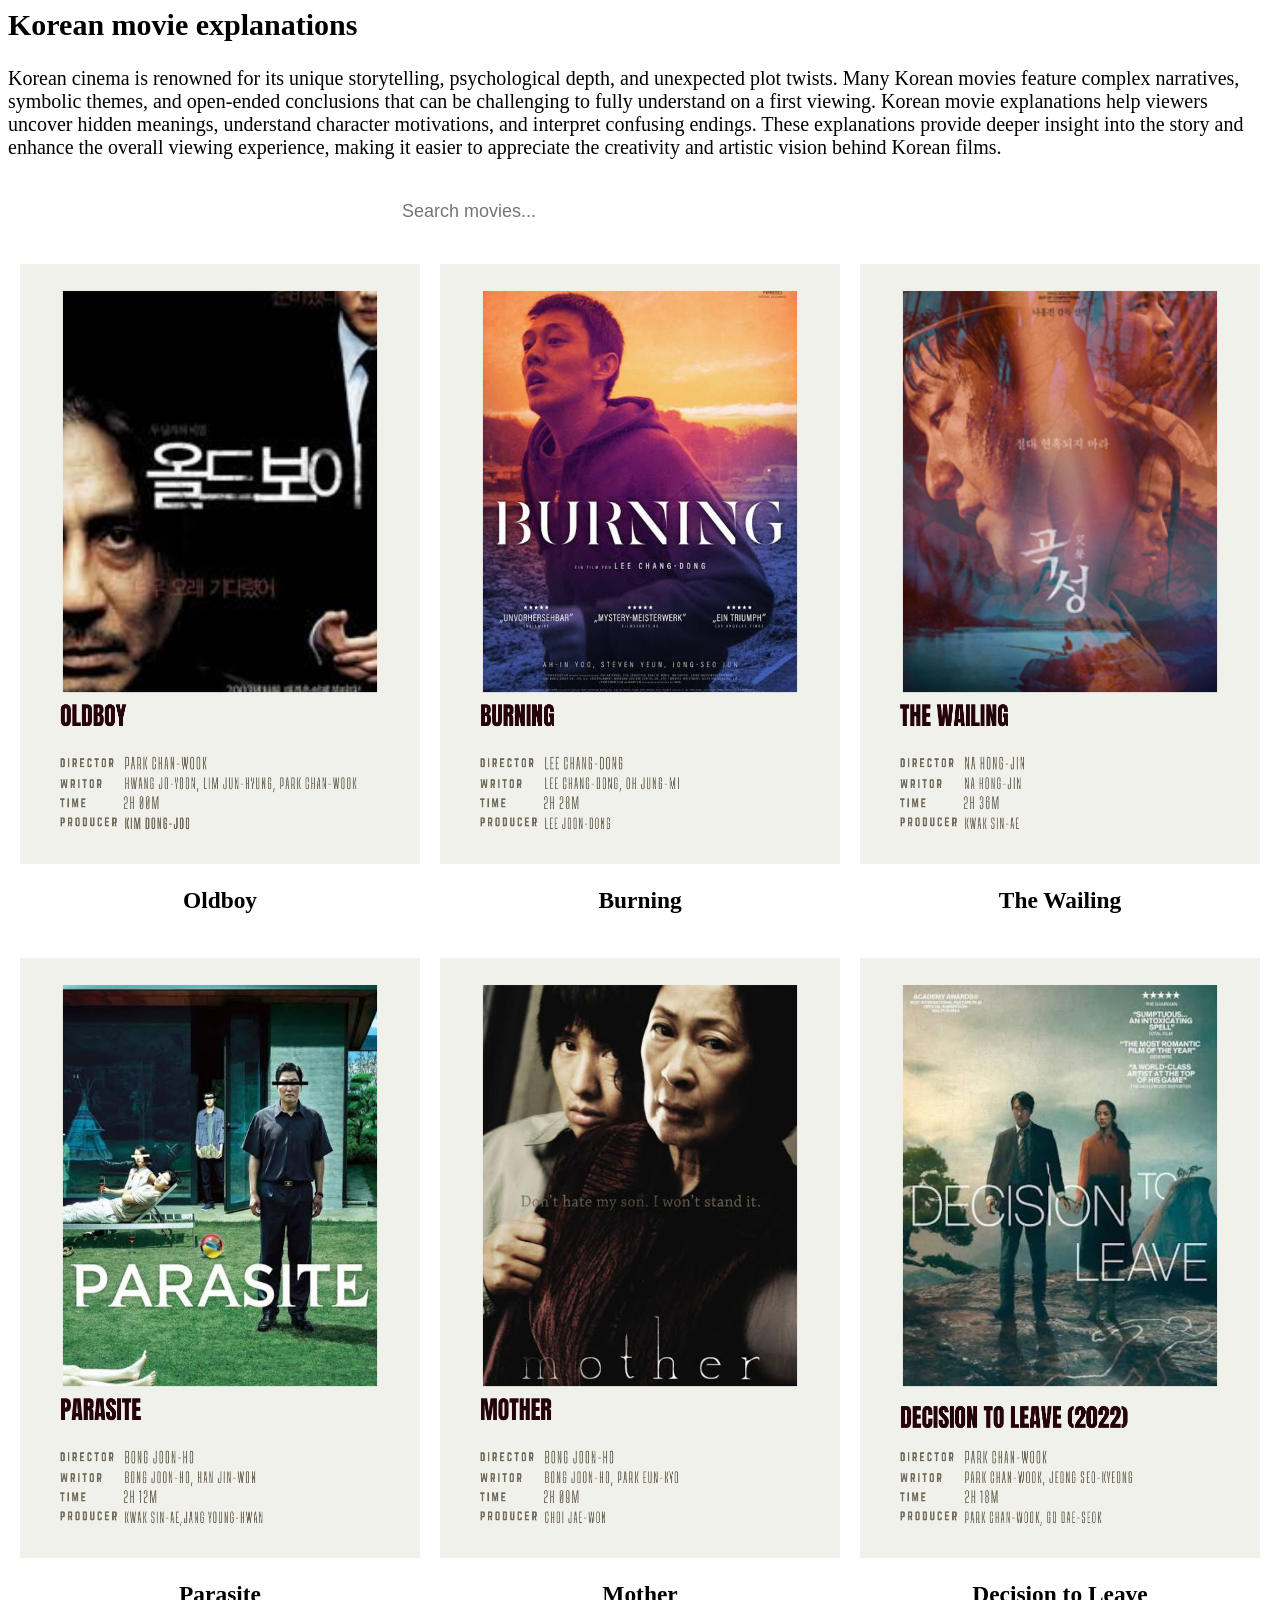
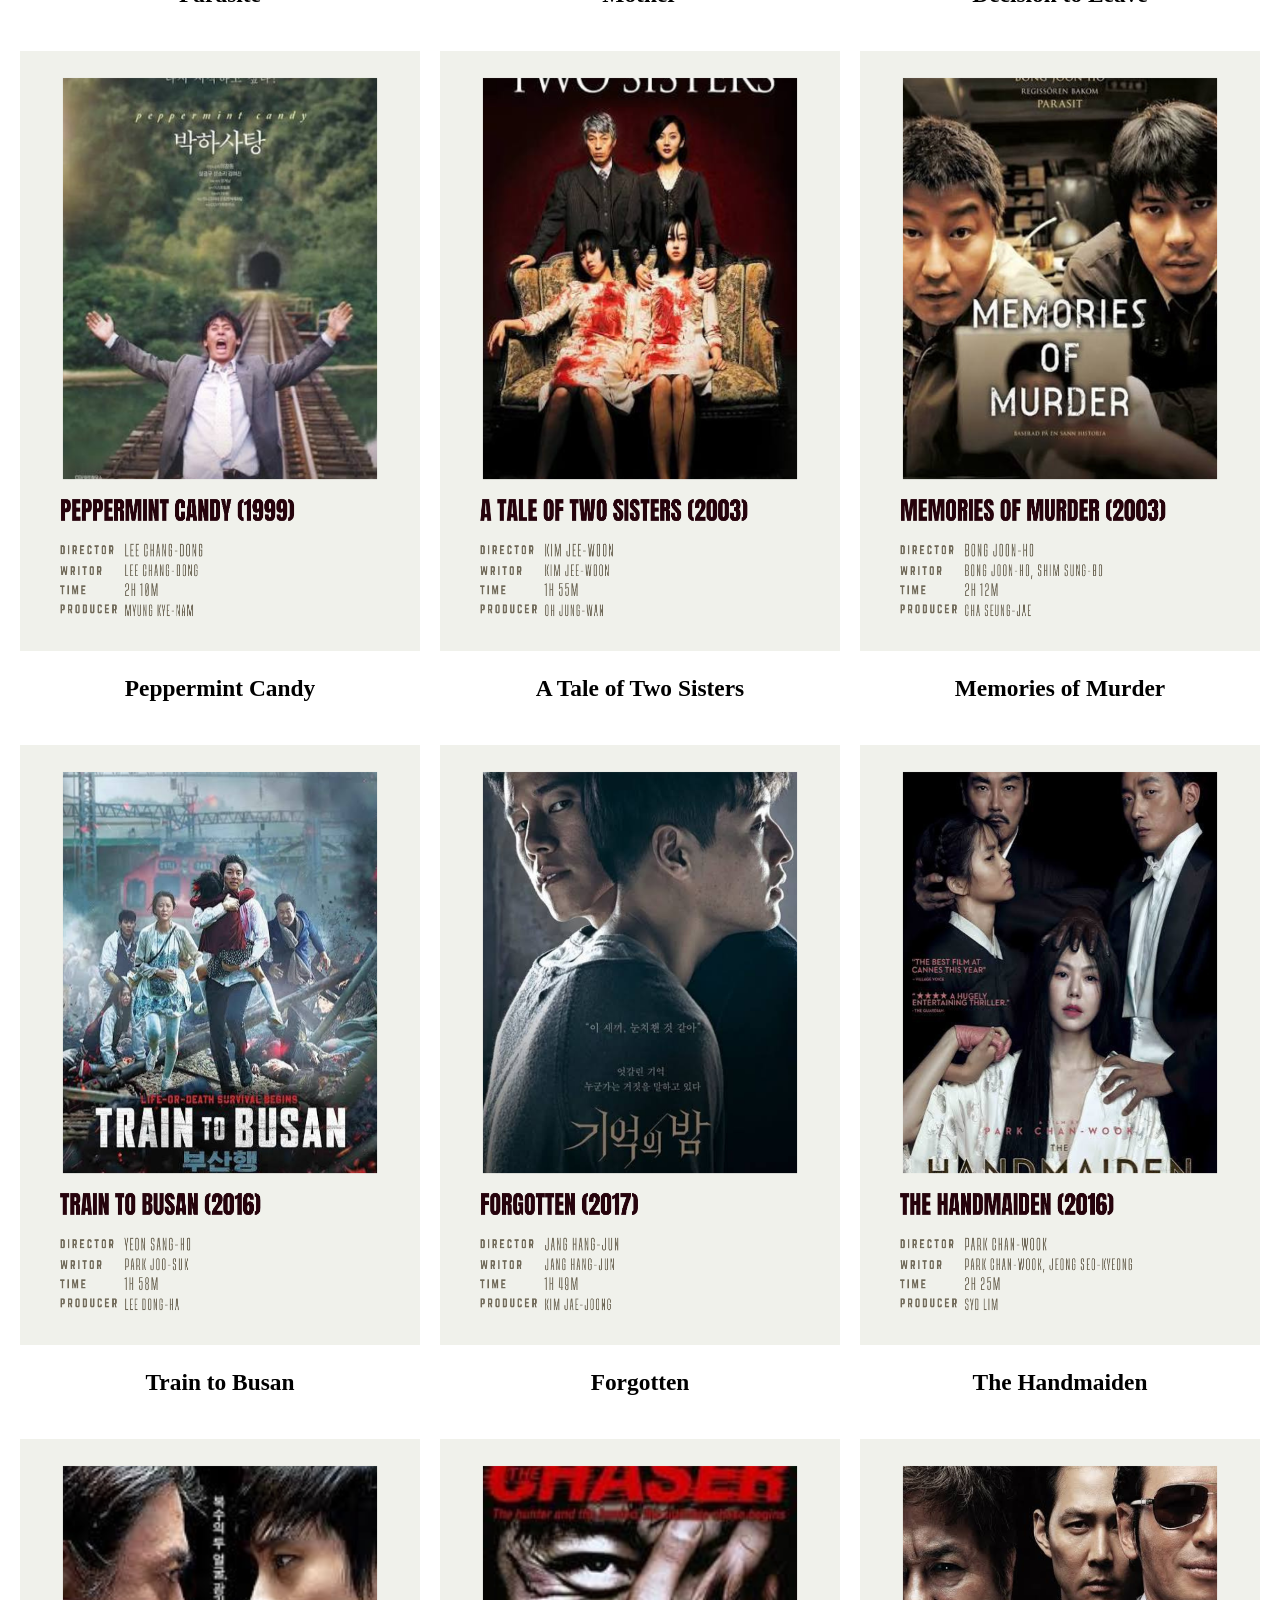
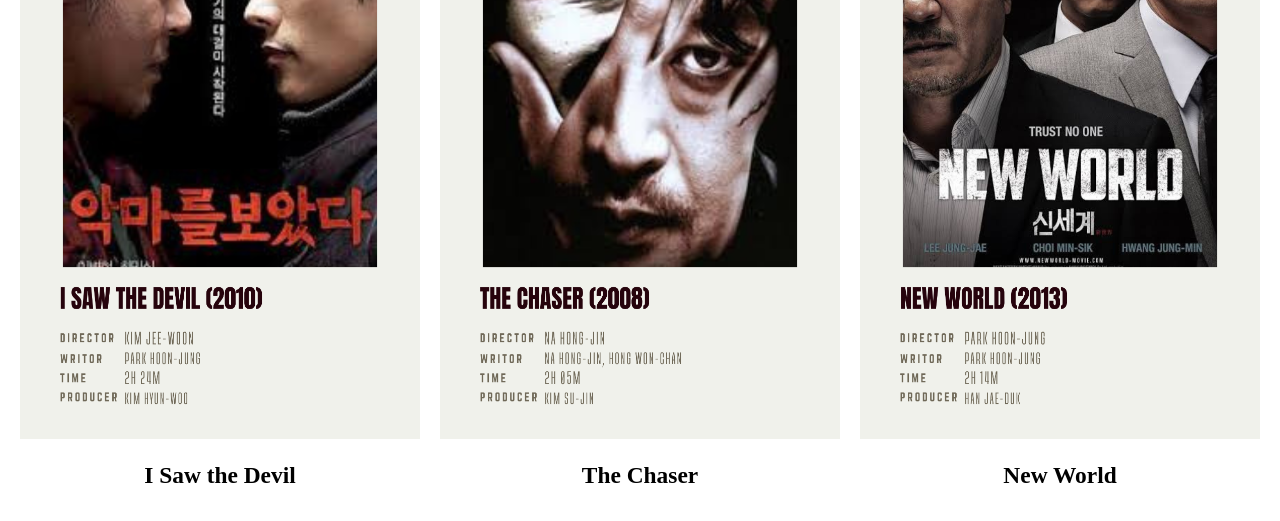
<file: korean.html>
<html>
    <head>
        <title>Korean</title>
        <style>
            img{height: 700; width: 500;}
             .movie-gallery{
    display:flex;
    flex-wrap:wrap;
    gap:20px;
    justify-content:center;
}

.movie-card{
    text-align:center;
}

.movie-card img{
    height:600px;
    width:400px;
     transition:0.3s;}
.movie-card img:hover{
    transform:scale(1.1);}
    #searchBar{
    width:60%;
    max-width:500px;
    padding:12px;
    font-size:18px;
    border:none;
    border-radius:25px;
    outline:none;}
    .search-container{
    text-align:center;
    margin:30px 0;}
    body{
    background-image: url('https://i.pinimg.com/736x/ef/40/15/ef4015f8d8217841c22176fbb6777cab.jpg');
    background-size: cover;
    background-position: center;
    background-repeat: no-repeat; }


        </style>
    </head>
    <body style = "font-size: 20; font-family: 'Geneva';">
        <h2>Korean movie explanations</h2>
        <p>Korean cinema is renowned for its unique storytelling, psychological depth, and unexpected plot twists. Many Korean movies feature complex narratives, symbolic themes, and open-ended conclusions that can be challenging to fully understand on a first viewing. Korean movie explanations help viewers uncover hidden meanings, understand character motivations, and interpret confusing endings. These explanations provide deeper insight into the story and enhance the overall viewing experience, making it easier to appreciate the creativity and artistic vision behind Korean films.</p>
        <div class="search-container">
    <input
        type="text" id="searchBar" placeholder="Search movies...">
        </div>
        <div class="movie-gallery">

    <div class="movie-card">
        <a href = "https://www.looper.com/1064976/the-ending-of-oldboy-explained/"><img src = "images/Minimalist Movie Poster (13).png" alt = "Oldboy"></a>
         <h3>Oldboy</h3>
    </div>

    <div class="movie-card">
        <a href = "https://www.thisisbarry.com/film/burning-movie-explained-directors-views-korean-film/"><img src = "images/Minimalist Movie Poster (14).png" alt = "Burning"></a>
        <h3>Burning</h3>
    </div>

    <div class="movie-card">
        <a href = "https://screenrant.com/the-wailing-2016-every-twist-explained/"><img src = "images/Minimalist Movie Poster (15).png" alt = "The Wailing"></a>
        <h3>The Wailing</h3>
    </div>

    <div class="movie-card">
       <a href = "https://collider.com/parasite-ending-explained/"><img src = "images/Minimalist Movie Poster (16).png" alt = "Parasite"></a>
       <h3>Parasite</h3>
    </div>
    <div class="movie-card">
       <a href = "https://www.thisisbarry.com/film/madeo-mother-2009-korean-movie-ending-explained/"><img src = "images/Minimalist Movie Poster (17).png" alt = "Mother"></a>
       <h3>Mother</h3> 
    </div>
    <div class="movie-card">
       <a href = "https://www.ashleyhajimirsadeghi.com/blog/decision-to-leave"><img src = "images/Minimalist Movie Poster (37).png" alt = "Decision to Leave"></a>
       <h3>Decision to Leave</h3>
       </div>
    <div class="movie-card">
       <a href = "https://www.ashleyhajimirsadeghi.com/blog/peppermint-candy"><img src = "images/Minimalist Movie Poster (38).png" alt = "Peppermint Candy"></a>
       <h3>Peppermint Candy</h3>
       </div>
    <div class="movie-card">
       <a href = "https://www.slashfilm.com/1437789/a-tale-of-two-sisters-ending-explained/"><img src = "images/Minimalist Movie Poster (39).png" alt = "A Tale of Two Sisters"></a>
       <h3>A Tale of Two Sisters</h3>
       </div>
    <div class="movie-card">
       <a href = "https://www.ashleyhajimirsadeghi.com/blog/memories-of-murder-2003"><img src = "images/Minimalist Movie Poster (40).png" alt = "Memories of Murder"></a>
       <h3>Memories of Murder</h3>
       </div>
    <div class = "movie-card">
        <a href = "https://www.ashleyhajimirsadeghi.com/blog/train-to-busan-2016"><img src = "images/Minimalist Movie Poster (41).png" alt = "Train to Busan"></a>
        <h3>Train to Busan</h3>
    </div>
    <div class = "movie-card">
        <a href = "https://thekoreanlass.wordpress.com/2018/10/20/film-review-forgotten-tragedy-with-a-great-plot-twist/"><img src = "images/Minimalist Movie Poster (42).png" alt = "Forgotten"></a>
        <h3>Forgotten</h3>
    </div>
    <div class="movie-card">
        <a href = "https://www.ashleyhajimirsadeghi.com/blog/the-handmaiden-2016"><img src = "images/Minimalist Movie Poster (43).png" alt = "The Handmaiden"></a>
        <h3>The Handmaiden</h3>
        </div>
    <div class="movie-card">
        <a href = "https://www.ashleyhajimirsadeghi.com/blog/i-saw-the-devil-2010"><img src = "images/Minimalist Movie Poster (44).png" alt = "I Saw the Devil"></a>
        <h3>I Saw the Devil</h3>
        </div>
    <div class="movie-card">
        <a href = "https://spoilertown.com/the-chaser-2008/"><img src = "images/Minimalist Movie Poster (45).png" alt = "The Chaser"></a>
        <h3>The Chaser</h3>
        </div>
    <div class="movie-card">
        <a href = "https://spoilertown.com/new-world-2013/"><img src = "images/Minimalist Movie Poster (46).png" alt = "New World"></a>
        <h3>New World</h3>
    </div>
    <script>
const searchBar = document.getElementById("searchBar");
const movieCards = document.querySelectorAll(".movie-card");

searchBar.addEventListener("keyup", function() {

    const searchValue = searchBar.value.toLowerCase();

    movieCards.forEach(card => {

        const movieName = card
            .querySelector("h3")
            .textContent
            .toLowerCase();

        if(movieName.includes(searchValue)){
            card.style.display = "block";
        } else {
            card.style.display = "none";
        }

    });

});
</script>
    </body>
</html>
</file>
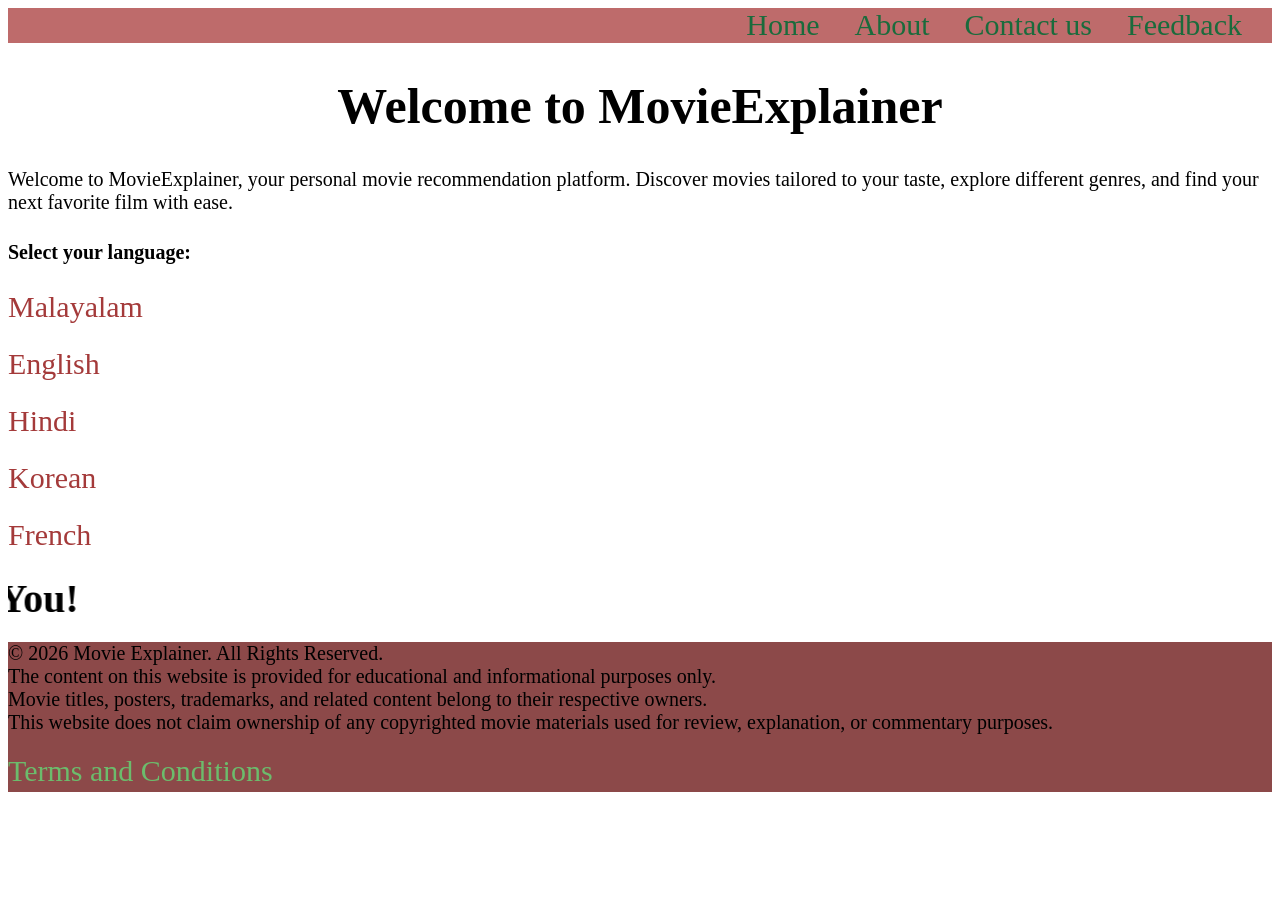
<file: movie.html>
<html>
    <head>
        <title>MOVIES</title>
        <style>
            body{
                font-size: 20;font-family:Cambria;
            }
            a{
    color:rgb(164, 58, 58);
    text-decoration:none;
    font-size: 30;}
    a:hover{
    color:rgb(75, 145, 75);
    text-decoration:underline;}
        </style>
    </head>
    <body style = "background-image: url('https://i.pinimg.com/736x/8d/ec/4f/8dec4fcbad8f54c1adfcc9b4b9bad90f.jpg'); background-size:contain;">
        <section style="background-color:rgb(190, 107, 107);">
        <header>
        <nav style = "width: 100%; height: 35; font-size: 20px; text-align: right;">
            <a href = "movie.html" style = "padding-right: 30px; color: rgb(26, 107, 60);">Home</a>
            <a href = "about.html" style = "padding-right: 30px; color: rgb(26, 107, 60);">About</a>
            <a href = "mailto:marycelina02052007@gmail.com" style = "padding-right: 30px; color: rgb(26, 107, 60);">Contact us</a>
            <a href = "feedback.html" style = "padding-right: 30px; color: rgb(26, 107, 60);">Feedback</a>
        </nav>
        </header>
        </section>
        <h1 style="font-family: 'Franklin Gothic Medium'; font-size: 50; text-align: center;"><b>Welcome to MovieExplainer</b></h1>
        <p >Welcome to MovieExplainer, your personal movie recommendation platform. Discover movies tailored to your taste, explore different genres, and find your next favorite film with ease.</p>
        <h4>Select your language:</h4>
        <a href = "malayalam.html">Malayalam</a><br><br>
        <a href = "english.html">English</a><br><br>
        <a href = "hindi.html">Hindi</a><br><br>
        <a href = "korean.html">Korean</a><br><br>
        <a href = "french.html">French</a><br><br>
        <marquee direction = "right" style="font-size: 40;"><b>Thank You!</b></marquee>
        <section style = "background-color: rgb(140, 73, 73);">
        <footer style = "height:150px;">
            <p>© 2026 Movie Explainer. All Rights Reserved.<br>
                The content on this website is provided for educational and informational purposes only. <br>
                Movie titles, posters, trademarks, and related content belong to their respective owners. <br>
                This website does not claim ownership of any copyrighted movie materials used for review, explanation, or commentary purposes.<br></p>
                <a href = "terms.html"  style="color: rgb(108, 188, 108);">Terms and Conditions</a>
        </footer>
        </section>
    </body>
</html>
</file>
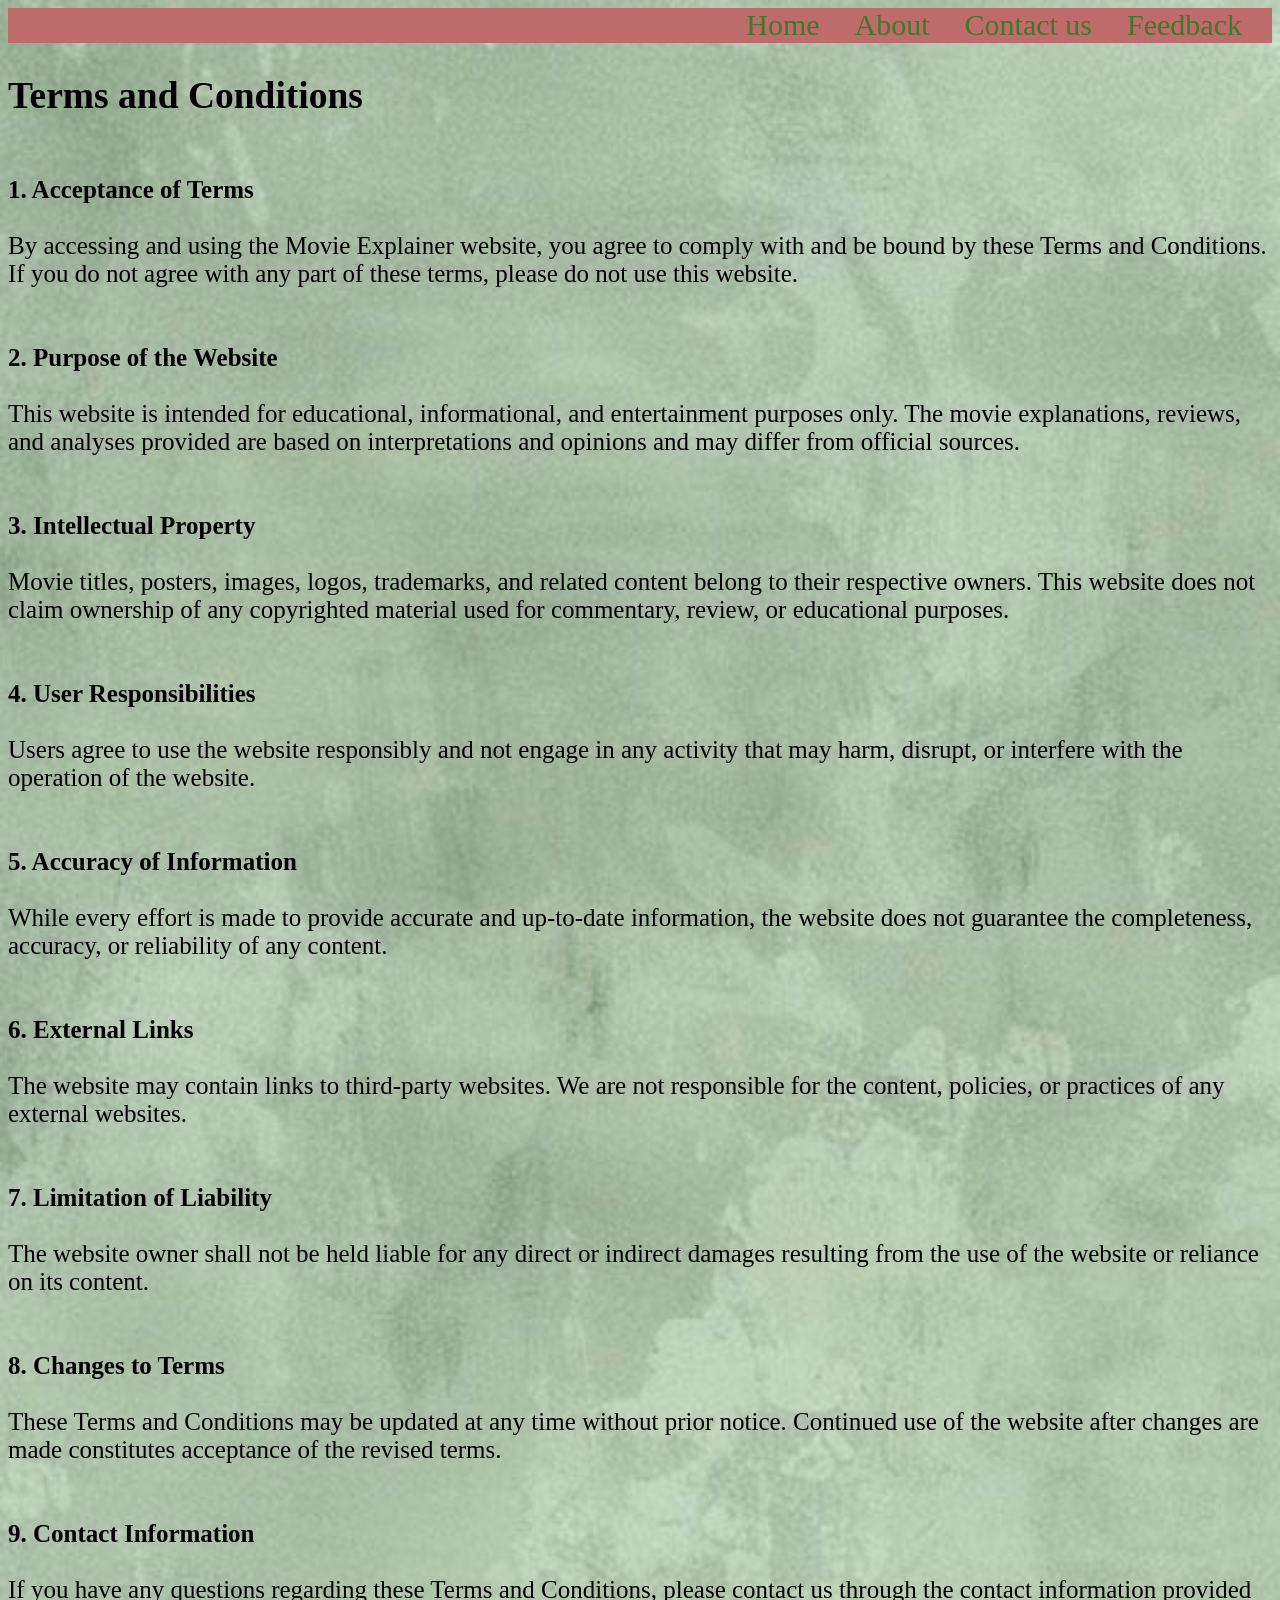
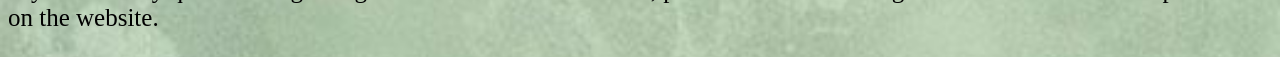
<file: terms.html>
<html>
    <head>
        <title>Terms and Conditions</title>
        <style>
            a{
    color:rgb(164, 58, 58);
    text-decoration:none;
    font-size: 30;}
    a:hover{
    color:rgb(238, 238, 238);
    text-decoration:underline;}
        </style>
    </head>
    <body style="font-family: Times;font-size: 25; background-image: url('images/image10.jpg'); background-size: cover;">
         <section style="background-color:rgb(190, 107, 107);">
        <header>
        <nav style = "width: 100%; height: 35; font-size: 20px; text-align: right;">
            <a href = "index.html" style = "padding-right: 30px; color: rgb(66, 117, 47);">Home</a>
            <a href = "about.html" style = "padding-right: 30px; color: rgb(66, 117, 47);">About</a>
            <a href = "mailto:marycelina02052007@gmail.com" style = "padding-right: 30px; color: rgb(66, 117, 47);">Contact us</a>
            <a href = "feedback.html" style = "padding-right: 30px; color: rgb(66, 117, 47);">Feedback</a>
        </nav>
        </header>
        </section>
        <h2><b>Terms and Conditions</b></h2>
        <p>

<br><b> 1. Acceptance of Terms</b><br><br>

By accessing and using the Movie Explainer website, you agree to comply with and be bound by these Terms and Conditions. If you do not agree with any part of these terms, please do not use this website.

<br><br><br><b> 2. Purpose of the Website</b><br><br>

This website is intended for educational, informational, and entertainment purposes only. The movie explanations, reviews, and analyses provided are based on interpretations and opinions and may differ from official sources.

<br><br><br><b> 3. Intellectual Property</b><br><br>

Movie titles, posters, images, logos, trademarks, and related content belong to their respective owners. This website does not claim ownership of any copyrighted material used for commentary, review, or educational purposes.

<br><br><br><b> 4. User Responsibilities</b><br><br>

Users agree to use the website responsibly and not engage in any activity that may harm, disrupt, or interfere with the operation of the website.
<br><br><br><b> 5. Accuracy of Information</b><br><br>

While every effort is made to provide accurate and up-to-date information, the website does not guarantee the completeness, accuracy, or reliability of any content.

<br><br><br><b> 6. External Links</b><br><br>

The website may contain links to third-party websites. We are not responsible for the content, policies, or practices of any external websites.

<br><br><br><b> 7. Limitation of Liability</b><br><br>

The website owner shall not be held liable for any direct or indirect damages resulting from the use of the website or reliance on its content.

<br><br><br><b> 8. Changes to Terms</b><br><br>

These Terms and Conditions may be updated at any time without prior notice. Continued use of the website after changes are made constitutes acceptance of the revised terms.

<br><br><br><b> 9. Contact Information</b><br><br>

If you have any questions regarding these Terms and Conditions, please contact us through the contact information provided on the website.
</p>
    </body>
</html>
</file>
